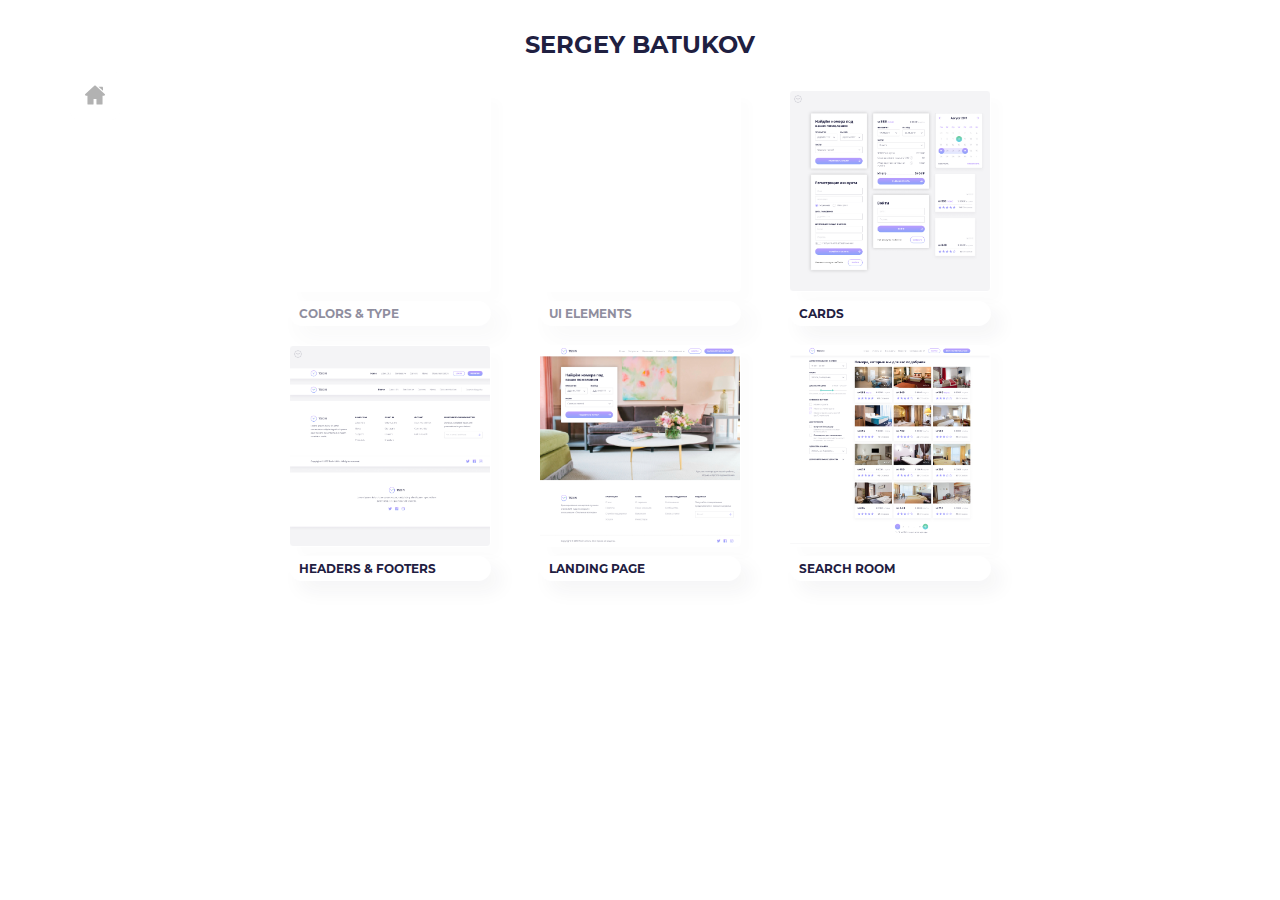
<file: index.html>
<!DOCTYPE html><html lang="en"><head><meta charset="UTF-8"><meta name="viewport" content="width=device-width, initial-scale=1.0"><meta http-equiv="X-UA-Compatible" content="ie=edge"><title>Document</title><link href="assets/app.css" rel="stylesheet"></head><body><div class="home" onClick="location.href=&quot;index.html&quot;"></div><div class="content"><h1>Sergey Batukov</h1><div class="navigation"><div class="navigation__item" style="opacity: 0.5"><h3>COLORS & TYPE</h3></div><div class="navigation__item" style="opacity: 0.5"><h3>UI ELEMENTS</h3></div><div class="navigation__item" style="background-image: url(../assets/img/Cards.jpg" onClick="location.href=&quot;cards.html&quot;"><h3>CARDS</h3></div><div class="navigation__item" style="background-image: url(../assets/img/Headers_Footers.jpg" onClick="location.href=&quot;headers-footers.html&quot;"><h3>HEADERS & FOOTERS</h3></div><div class="navigation__item" style="background-image: url(../assets/img/Landing_page.png" onClick="location.href=&quot;landing_page.html&quot;"><h3>LANDING PAGE</h3></div><div class="navigation__item" style="background-image: url(../assets/img/Filter.png" onClick="location.href=&quot;search_room.html&quot;"><h3>SEARCH ROOM</h3></div></div></div><script type="text/javascript" src="assets/app.js"></script></body></html>
</file>
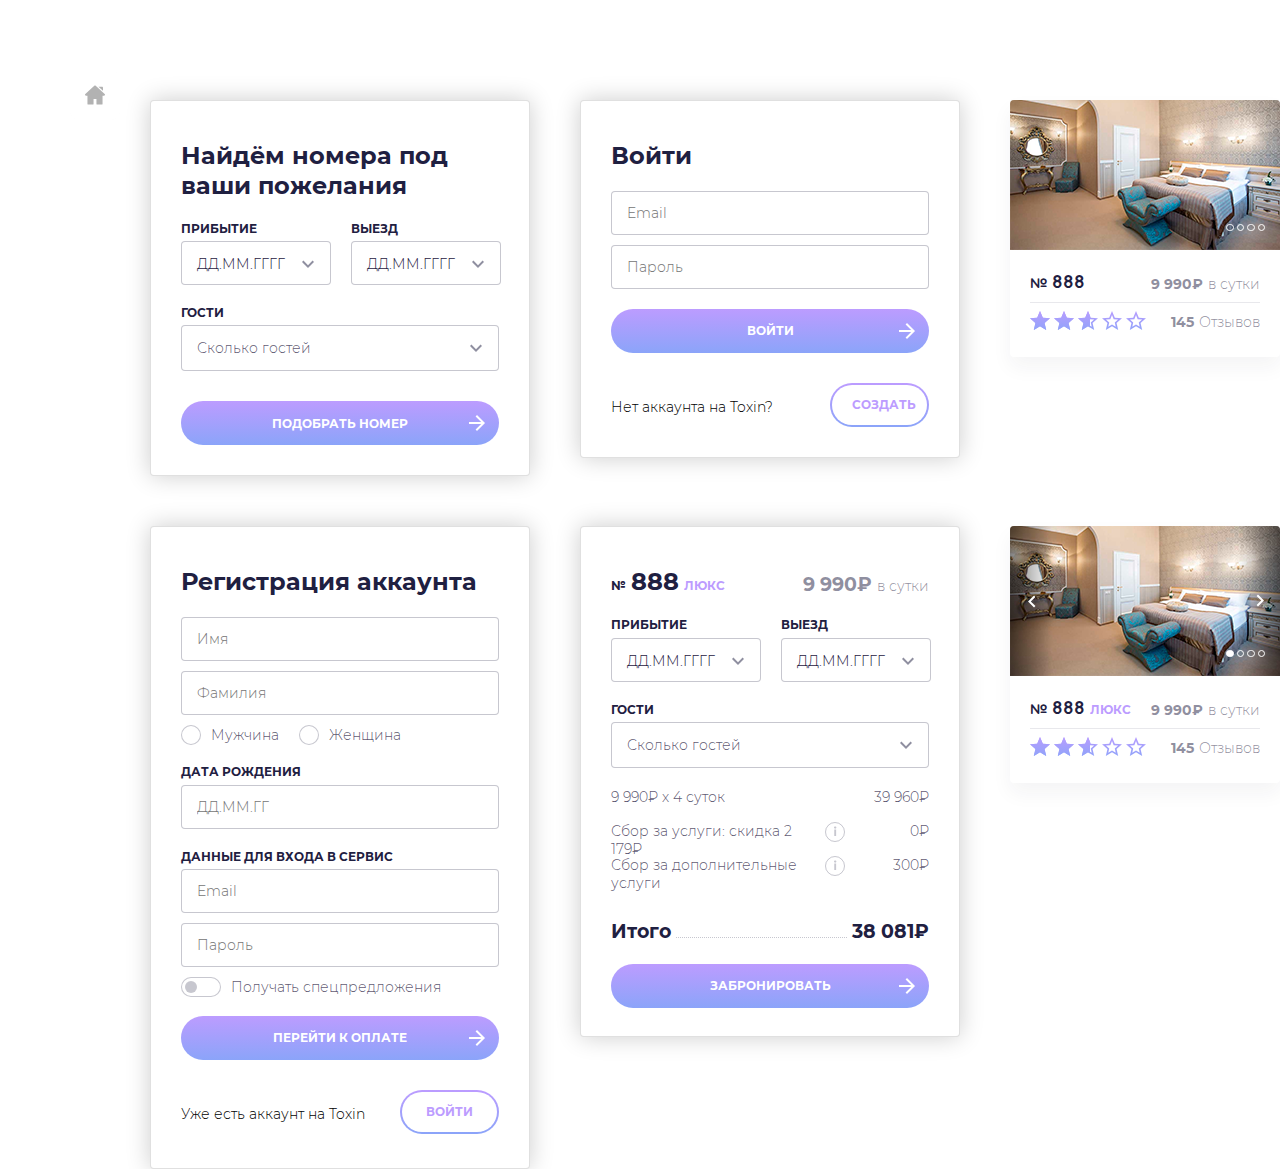
<file: cards.html>
<!DOCTYPE html><html lang="en"><head><meta charset="UTF-8"><meta name="viewport" content="width=device-width, initial-scale=1.0"><meta http-equiv="X-UA-Compatible" content="ie=edge"><title>Document</title><link href="assets/app.css" rel="stylesheet"></head><body><div class="home" onClick="location.href=&quot;index.html&quot;"></div><div class="cards"><div class="cards__number_search number_search"><h1 class="number_search__header">Найдём номера под ваши пожелания</h1><div class="number_search__date-range date-range" readonly><div class="start"><h3>прибытие</h3><div class="date-range__start text-field__input" placeholder="ДД.ММ.ГГГГ" readonly></div></div><div class="end"><h3>выезд</h3><div class="date-range__end text-field__input" placeholder="ДД.ММ.ГГГГ" readonly></div></div><div class="datepicker-here"></div></div><h3>гости</h3><div class="number_search__dropdown dropdown dropdown-guests"><div class="dropdown__value">Сколько гостей</div><div class="dropdown__list"><div class="dropdown__item"><div class="dropdown__item-name">Взрослые</div><div class="dropdown__buttons"><div class="dropdown__minus">-</div><div class="dropdown__item-val">0</div><div class="dropdown__plus">+</div></div></div><div class="dropdown__item"><div class="dropdown__item-name">Дети</div><div class="dropdown__buttons"><div class="dropdown__minus">-</div><div class="dropdown__item-val">0</div><div class="dropdown__plus">+</div></div></div><div class="dropdown__item"><div class="dropdown__item-name">Младенцы</div><div class="dropdown__buttons"><div class="dropdown__minus">-</div><div class="dropdown__item-val">0</div><div class="dropdown__plus">+</div></div></div><div class="dropdown__item"><button class="dropdown__button button__text button__text__inactive" type="button">очистить</button><button class="dropdown__button button__text" type="button">применить</button></div></div></div><button class="number_search__button button" type="button">подобрать номер</button></div><div class="cards__registration registration"><h1 class="registration__header">Регистрация аккаунта</h1><div class="registration__data"><div class="registration__data__text-field text-field"><input class="text-field__input" placeholder="Имя"></div><div class="registration__data__text-field text-field"><input class="text-field__input" placeholder="Фамилия"></div><div class="registration__data__radio-buttons radio-buttons"><div class="radio-buttons__item"><input class="radio-buttons__input" type="radio" name="male" id="m"><label class="radio-buttons__label" for="m">Мужчина</label></div><div class="radio-buttons__item"><input class="radio-buttons__input" type="radio" name="male" id="w"><label class="radio-buttons__label" for="w">Женщина</label></div></div></div><div class="date_text registration__text-field text-field"><h3 class="text-field__label">Дата рождения</h3><input class="text-field__input" placeholder="ДД.ММ.ГГ"></div><div class="registration__data"><div class="registration__text-field text-field"><h3 class="text-field__label">данные для входа в сервис</h3><input class="text-field__input" placeholder="Email"></div><div class="registration__text-field text-field"><input class="text-field__input" placeholder="Пароль"></div><div class="registration__toggle toggle"><input class="toggle__input" type="checkbox" name="special" id="spec"><label class="toggle__label" for="spec">Получать спецпредложения</label></div></div><button class="registration__button button" type="button">перейти к оплате</button><a href="#">Уже есть аккаунт на Toxin</a><button class="registration__button button__hollow" type="button">войти</button></div><div class="cards__sing_in sing_in"><h1 class="sing_in__header">Войти</h1><div class="sing_in__data"><div class="sing_in__text-field text-field"><input class="text-field__input" placeholder="Email"></div><div class="sing_in__text-field text-field"><input class="text-field__input" placeholder="Пароль"></div></div><button class="sing_in__button button" type="button">войти</button><a href="#">Нет аккаунта на Toxin?</a><button class="sing_in__button button__hollow" type="button">создать</button></div><div class="cards__hotel_number hotel_number"><div class="hotel_number__header"><div class="hotel_number__title"><h3>№</h3><h1>888</h1><span class="luxury">люкс</span></div><div class="hotel_number__price"><h2>9 990₽</h2><span>в сутки</span></div></div><div class="hotel_number__date-range date-range" readonly><div class="start"><h3>прибытие</h3><div class="date-range__start text-field__input" placeholder="ДД.ММ.ГГГГ" readonly></div></div><div class="end"><h3>выезд</h3><div class="date-range__end text-field__input" placeholder="ДД.ММ.ГГГГ" readonly></div></div><div class="datepicker-here"></div></div><h3>гости</h3><div class="hotel_number__dropdown dropdown dropdown-guests"><div class="dropdown__value">Сколько гостей</div><div class="dropdown__list"><div class="dropdown__item"><div class="dropdown__item-name">Взрослые</div><div class="dropdown__buttons"><div class="dropdown__minus">-</div><div class="dropdown__item-val">0</div><div class="dropdown__plus">+</div></div></div><div class="dropdown__item"><div class="dropdown__item-name">Дети</div><div class="dropdown__buttons"><div class="dropdown__minus">-</div><div class="dropdown__item-val">0</div><div class="dropdown__plus">+</div></div></div><div class="dropdown__item"><div class="dropdown__item-name">Младенцы</div><div class="dropdown__buttons"><div class="dropdown__minus">-</div><div class="dropdown__item-val">0</div><div class="dropdown__plus">+</div></div></div><div class="dropdown__item"><button class="dropdown__button button__text button__text__inactive" type="button">очистить</button><button class="dropdown__button button__text" type="button">применить</button></div></div></div><div class="hotel_number__options"><span>39 960₽</span><div class="hotel_number__option">9 990₽ х 4 суток </div><span>0₽</span><div class="hotel_number__option"> <div>Сбор за услуги: скидка 2 179₽</div><div class="info"></div></div><span>300₽</span><div class="hotel_number__option"> <div>Сбор за дополнительные услуги</div><div class="info"></div></div></div><div class="hotel_number__sum"><h2>Итого </h2><div class="dots"></div><div class="hotel_number__sum-price">38 081₽</div></div><button class="hotel_number__button button" type="button">забронировать</button></div><div class="cards__number_card number_card luxury"><div class="number_card__galery galery"><div class="galery__img"></div><div class="galery__button"><div class="galery__button-left"></div><div class="galery__button-right"></div><div class="galery__button-dots"></div></div></div><div class="number_card__info"><div class="number_card__title"><div class="number_card__num">№ </div><div class="number_card__number">888</div><div class="number_card__luxury">люкс</div></div><div class="number_card__rate"><div class="number_card__price">9 990₽</div><div class="number_card__period">в сутки</div></div><hr><div class="number_card__rating rating"><div class="rating__on" style="width: 50%;"></div><div class="rating__live"><span data-rate="1"></span><span data-rate="2"></span><span data-rate="3"></span><span data-rate="4"></span><span data-rate="5"></span></div></div><div class="number_card__reviews"><div class="number_card__amount">145</div><div class="number_card__label">Отзывов</div></div></div></div><div class="cards__number_card number_card"><div class="number_card__galery galery"><div class="galery__img"></div><div class="galery__button"><div class="galery__button-dots"></div></div></div><div class="number_card__info"><div class="number_card__title"><div class="number_card__num">№ </div><div class="number_card__number">888</div></div><div class="number_card__rate"><div class="number_card__price">9 990₽</div><div class="number_card__period">в сутки</div></div><hr><div class="number_card__rating rating"><div class="rating__on" style="width: 50%;"></div><div class="rating__live"><span data-rate="1"></span><span data-rate="2"></span><span data-rate="3"></span><span data-rate="4"></span><span data-rate="5"></span></div></div><div class="number_card__reviews"><div class="number_card__amount">145</div><div class="number_card__label">Отзывов</div></div></div></div></div><script type="text/javascript" src="assets/app.js"></script></body></html>
</file>
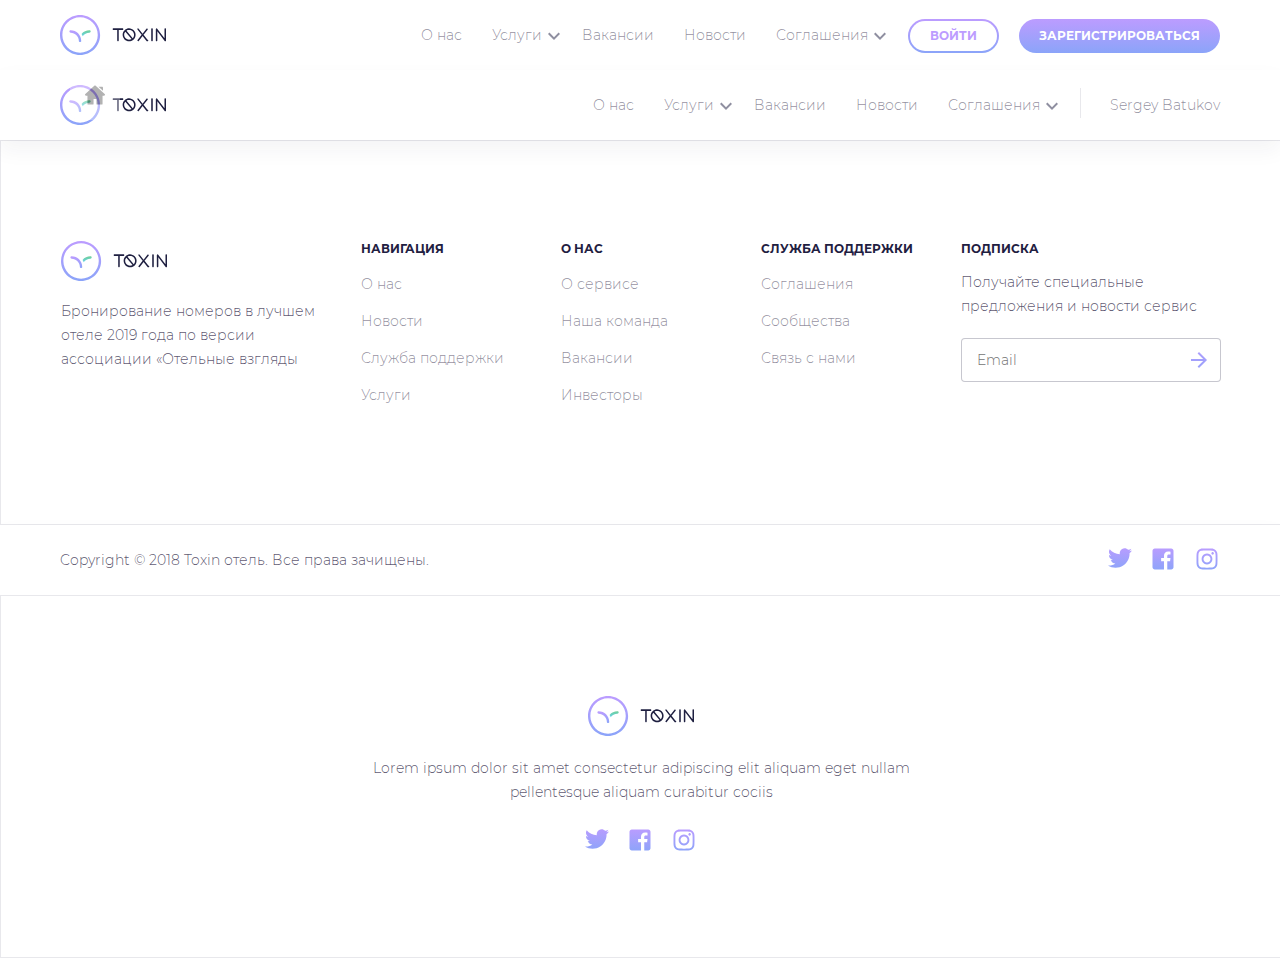
<file: headers-footers.html>
<!DOCTYPE html><html lang="en"><head><meta charset="UTF-8"><meta name="viewport" content="width=device-width, initial-scale=1.0"><meta http-equiv="X-UA-Compatible" content="ie=edge"><title>Document</title><link href="assets/app.css" rel="stylesheet"></head><body><div class="home" onClick="location.href=&quot;index.html&quot;"></div><header class="headers-footers__header header"><div class="wrapper"><div class="logo"></div><div class="header__content"><nav class="header__nav"><a class="header__link" href="#">О нас</a><a class="header__link header__link_dropdown" href="#">Услуги</a><a class="header__link" href="#">Вакансии</a><a class="header__link" href="#">Новости</a><a class="header__link header__link_dropdown" href="#">Соглашения</a></nav><button class="header__button button__hollow" type="button">войти</button><button class="header__button button" type="button">зарегистрироваться</button></div></div></header><header class="headers-footers__header header"><div class="wrapper"><div class="logo"></div><div class="header__content"><nav class="header__nav"><a class="header__link" href="#">О нас</a><a class="header__link header__link_dropdown" href="#">Услуги</a><a class="header__link" href="#">Вакансии</a><a class="header__link" href="#">Новости</a><a class="header__link header__link_dropdown" href="#">Соглашения</a></nav><div class="header__vertical-line"></div><div class="header__login"><a class="header__link" href="#">Sergey Batukov</a></div></div></div></header><div class="headers-footers__footer footer"><div class="wrapper"><div class="footer__content"><div class="footer__item_big"><div class="logo"></div><p>Бронирование номеров в лучшем отеле 2019 года по версии ассоциации «Отельные взгляды</p></div><div class="footer__item"><h3>навигация</h3><a href="#">О нас</a><a href="#">Новости</a><a href="#">Служба поддержки</a><a href="#">Услуги</a></div><div class="footer__item"><h3>О нас</h3><a href="#">О сервисе</a><a href="#">Наша команда</a><a href="#">Вакансии</a><a href="#">Инвесторы</a></div><div class="footer__item"><h3>Служба поддержки</h3><a href="#">Соглашения</a><a href="#">Сообщества</a><a href="#">Связь с нами</a></div><div class="footer__item_big"><h3>подписка</h3><p>Получайте специальные предложения и новости сервис</p><div class="footer__item__text-field text-field"><input class="text-field__input" placeholder="Email"></div></div></div></div></div><div class="headers-footers__footer footer__end"><div class="wrapper"><span>Copyright © 2018 Toxin отель. Все права зачищены.</span><div class="footer__social"><div class="twiter"></div><div class="facebook"></div><div class="instagram"></div></div></div></div><div class="headers-footers__footer footer footer_no-link"><div class="wrapper"><div class="footer__content"><div class="logo"></div><p>Lorem ipsum dolor sit amet consectetur adipiscing elit aliquam eget nullam pellentesque aliquam curabitur cociis</p><div class="footer__social"><div class="twiter"></div><div class="facebook"></div><div class="instagram"></div></div></div></div></div><script type="text/javascript" src="assets/app.js"></script></body></html>
</file>
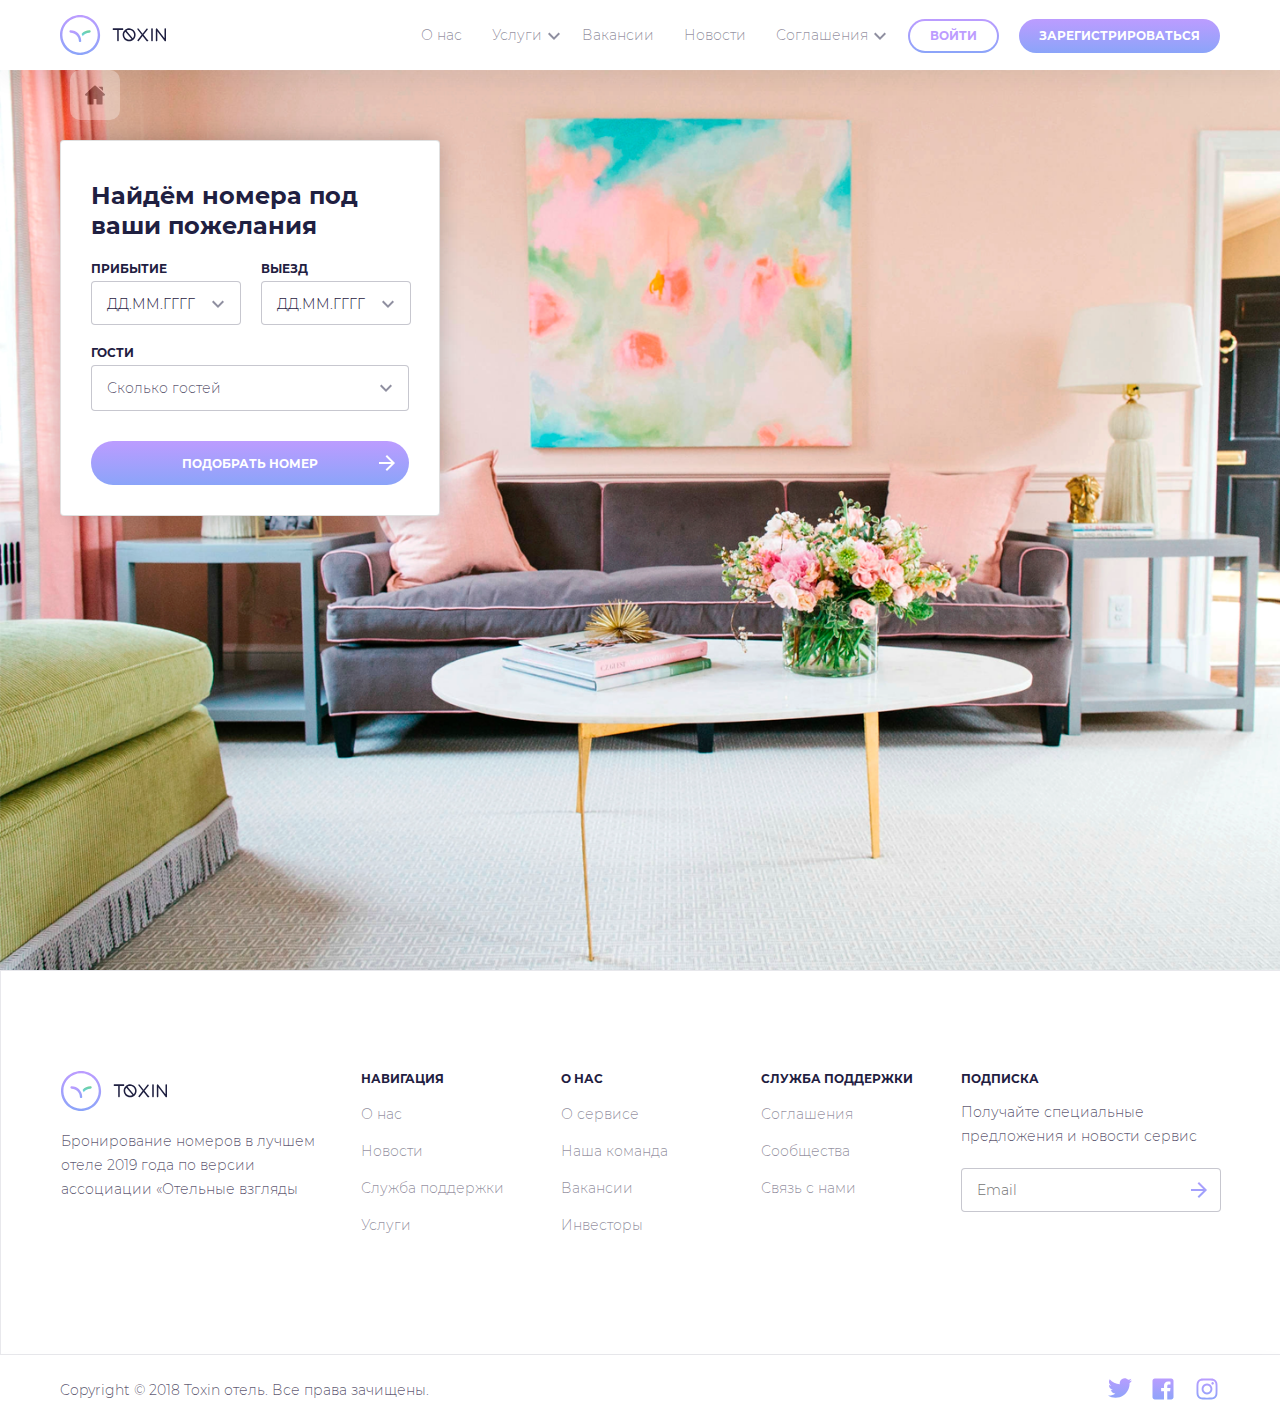
<file: landing_page.html>
<!DOCTYPE html><html lang="en"><head><meta charset="UTF-8"><meta name="viewport" content="width=device-width, initial-scale=1.0"><meta http-equiv="X-UA-Compatible" content="ie=edge"><title>Document</title><link href="assets/app.css" rel="stylesheet"></head><body><div class="home" onClick="location.href=&quot;index.html&quot;"></div><header class="headers-footers__header header"><div class="wrapper"><div class="logo"></div><div class="header__content"><nav class="header__nav"><a class="header__link" href="#">О нас</a><a class="header__link header__link_dropdown" href="#">Услуги</a><a class="header__link" href="#">Вакансии</a><a class="header__link" href="#">Новости</a><a class="header__link header__link_dropdown" href="#">Соглашения</a></nav><button class="header__button button__hollow" type="button">войти</button><button class="header__button button" type="button">зарегистрироваться</button></div></div></header><div class="landing-page"><div class="wrapper"><div class="landing-page__number_search number_search"><h1 class="number_search__header">Найдём номера под ваши пожелания</h1><div class="number_search__date-range date-range" readonly><div class="start"><h3>прибытие</h3><div class="date-range__start text-field__input" placeholder="ДД.ММ.ГГГГ" readonly></div></div><div class="end"><h3>выезд</h3><div class="date-range__end text-field__input" placeholder="ДД.ММ.ГГГГ" readonly></div></div><div class="datepicker-here"></div></div><h3>гости</h3><div class="number_search__dropdown dropdown dropdown-guests"><div class="dropdown__value">Сколько гостей</div><div class="dropdown__list"><div class="dropdown__item"><div class="dropdown__item-name">Взрослые</div><div class="dropdown__buttons"><div class="dropdown__minus">-</div><div class="dropdown__item-val">0</div><div class="dropdown__plus">+</div></div></div><div class="dropdown__item"><div class="dropdown__item-name">Дети</div><div class="dropdown__buttons"><div class="dropdown__minus">-</div><div class="dropdown__item-val">0</div><div class="dropdown__plus">+</div></div></div><div class="dropdown__item"><div class="dropdown__item-name">Младенцы</div><div class="dropdown__buttons"><div class="dropdown__minus">-</div><div class="dropdown__item-val">0</div><div class="dropdown__plus">+</div></div></div><div class="dropdown__item"><button class="dropdown__button button__text button__text__inactive" type="button">очистить</button><button class="dropdown__button button__text" type="button">применить</button></div></div></div><button class="number_search__button button" type="button">подобрать номер</button></div></div></div><div class="headers-footers__footer footer"><div class="wrapper"><div class="footer__content"><div class="footer__item_big"><div class="logo"></div><p>Бронирование номеров в лучшем отеле 2019 года по версии ассоциации «Отельные взгляды</p></div><div class="footer__item"><h3>навигация</h3><a href="#">О нас</a><a href="#">Новости</a><a href="#">Служба поддержки</a><a href="#">Услуги</a></div><div class="footer__item"><h3>О нас</h3><a href="#">О сервисе</a><a href="#">Наша команда</a><a href="#">Вакансии</a><a href="#">Инвесторы</a></div><div class="footer__item"><h3>Служба поддержки</h3><a href="#">Соглашения</a><a href="#">Сообщества</a><a href="#">Связь с нами</a></div><div class="footer__item_big"><h3>подписка</h3><p>Получайте специальные предложения и новости сервис</p><div class="footer__item__text-field text-field"><input class="text-field__input" placeholder="Email"></div></div></div></div></div><div class="headers-footers__footer footer__end"><div class="wrapper"><span>Copyright © 2018 Toxin отель. Все права зачищены.</span><div class="footer__social"><div class="twiter"></div><div class="facebook"></div><div class="instagram"></div></div></div></div><script type="text/javascript" src="assets/app.js"></script></body></html>
</file>
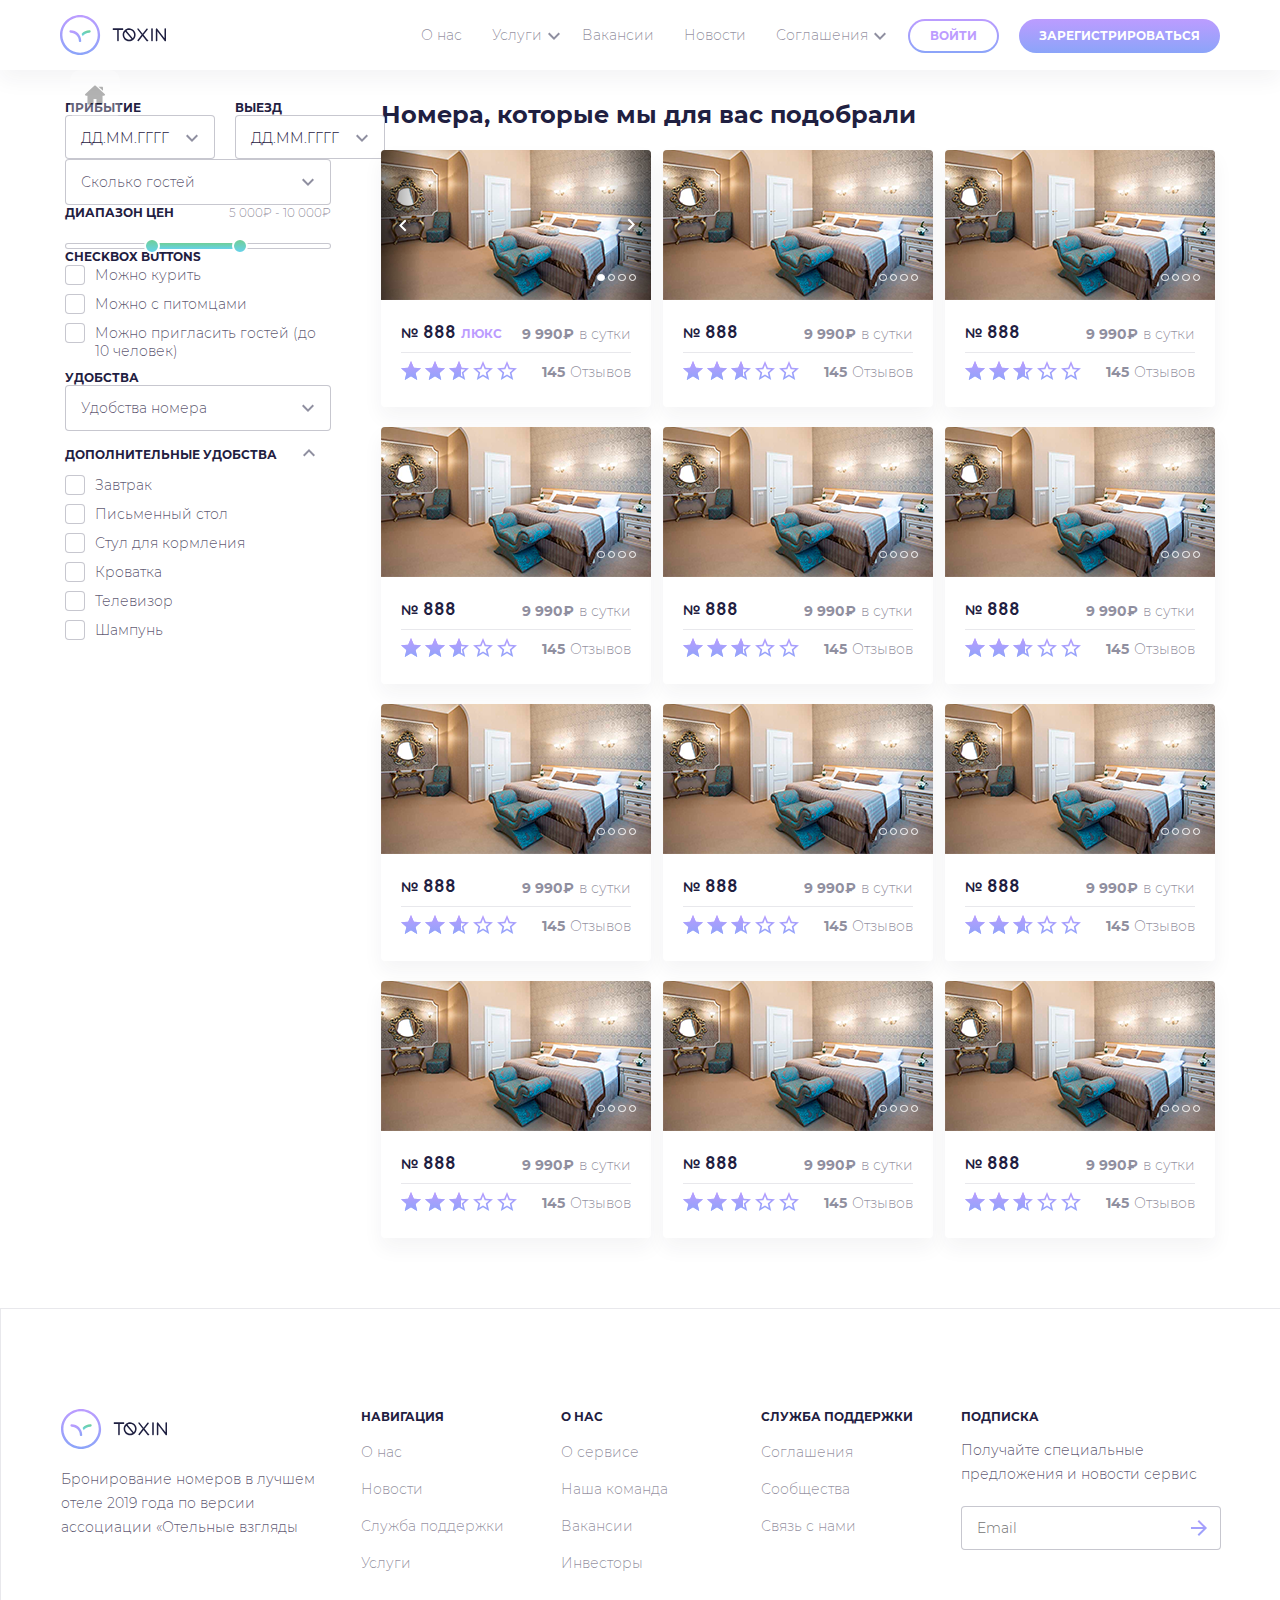
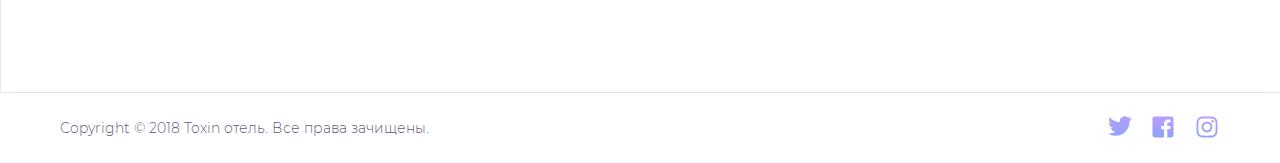
<file: search_room.html>
<!DOCTYPE html><html lang="en"><head><meta charset="UTF-8"><meta name="viewport" content="width=device-width, initial-scale=1.0"><meta http-equiv="X-UA-Compatible" content="ie=edge"><title>Document</title><link href="assets/app.css" rel="stylesheet"></head><body><div class="home" onClick="location.href=&quot;index.html&quot;"></div><header class="headers-footers__header header"><div class="wrapper"><div class="logo"></div><div class="header__content"><nav class="header__nav"><a class="header__link" href="#">О нас</a><a class="header__link header__link_dropdown" href="#">Услуги</a><a class="header__link" href="#">Вакансии</a><a class="header__link" href="#">Новости</a><a class="header__link header__link_dropdown" href="#">Соглашения</a></nav><button class="header__button button__hollow" type="button">войти</button><button class="header__button button" type="button">зарегистрироваться</button></div></div></header><div class="wrapper"><div class="search-room"><div class="search-room__filter"><div class="UI__date-range date-range" readonly><div class="start"><h3>прибытие</h3><div class="date-range__start text-field__input" placeholder="ДД.ММ.ГГГГ" readonly></div></div><div class="end"><h3>выезд</h3><div class="date-range__end text-field__input" placeholder="ДД.ММ.ГГГГ" readonly></div></div><div class="datepicker-here"></div></div><div class="UI__dropdown dropdown dropdown-guests"><div class="dropdown__value">Сколько гостей</div><div class="dropdown__list"><div class="dropdown__item"><div class="dropdown__item-name">Взрослые</div><div class="dropdown__buttons"><div class="dropdown__minus">-</div><div class="dropdown__item-val">0</div><div class="dropdown__plus">+</div></div></div><div class="dropdown__item"><div class="dropdown__item-name">Дети</div><div class="dropdown__buttons"><div class="dropdown__minus">-</div><div class="dropdown__item-val">0</div><div class="dropdown__plus">+</div></div></div><div class="dropdown__item"><div class="dropdown__item-name">Младенцы</div><div class="dropdown__buttons"><div class="dropdown__minus">-</div><div class="dropdown__item-val">0</div><div class="dropdown__plus">+</div></div></div><div class="dropdown__item"><button class="dropdown__button button__text button__text__inactive" type="button">очистить</button><button class="dropdown__button button__text" type="button">применить</button></div></div></div><div class="UI__range-slider range-slider"><h3 class="range-slider__header">Диапазон цен</h3><span class="range-slider__val"></span><div class="range-slider__slider"></div></div><div class="checkbox-buttons"><h3>checkbox buttons</h3><div class="checkbox-buttons__checkbox checkbox"><input class="checkbox__check" type="checkbox" id="1"><label class="checkbox__label" for="1">Можно курить</label></div><div class="checkbox-buttons__checkbox checkbox"><input class="checkbox__check" type="checkbox" id="2"><label class="checkbox__label" for="2">Можно с питомцами</label></div><div class="checkbox-buttons__checkbox checkbox"><input class="checkbox__check" type="checkbox" id="3"><label class="checkbox__label" for="3">Можно пригласить гостей (до 10 человек)</label></div></div><h3>Удобства</h3><div class="UI__dropdown dropdown dropdown-comfort"><div class="dropdown__value">Удобства номера</div><div class="dropdown__list"><div class="dropdown__item"><div class="dropdown__item-name">Спальни</div><div class="dropdown__buttons"><div class="dropdown__minus">-</div><div class="dropdown__item-val">0</div><div class="dropdown__plus">+</div></div></div><div class="dropdown__item"><div class="dropdown__item-name">Кровати</div><div class="dropdown__buttons"><div class="dropdown__minus">-</div><div class="dropdown__item-val">0</div><div class="dropdown__plus">+</div></div></div><div class="dropdown__item"><div class="dropdown__item-name">Ванные комнаты</div><div class="dropdown__buttons"><div class="dropdown__minus">-</div><div class="dropdown__item-val">0</div><div class="dropdown__plus">+</div></div></div></div></div><div class="checkbox-list"><h3 class="checkbox-list checkbox-list__header">дополнительные удобства</h3><div class="checkbox-list__container"><div class="checkbox-list__checkbox checkbox"><input class="checkbox__check" type="checkbox" id="4"><label class="checkbox__label" for="4">Завтрак</label></div><div class="checkbox-list__checkbox checkbox"><input class="checkbox__check" type="checkbox" id="5"><label class="checkbox__label" for="5">Письменный стол</label></div><div class="checkbox-list__checkbox checkbox"><input class="checkbox__check" type="checkbox" id="6"><label class="checkbox__label" for="6">Стул для кормления</label></div><div class="checkbox-list__checkbox checkbox"><input class="checkbox__check" type="checkbox" id="7"><label class="checkbox__label" for="7">Кроватка</label></div><div class="checkbox-list__checkbox checkbox"><input class="checkbox__check" type="checkbox" id="8"><label class="checkbox__label" for="8">Телевизор</label></div><div class="checkbox-list__checkbox checkbox"><input class="checkbox__check" type="checkbox" id="9"><label class="checkbox__label" for="9">Шампунь</label></div></div></div></div><div class="search-room__grid"><div class="search-room__header"><h1>Номера, которые мы для вас подобрали</h1></div><div class="search-room__cards"><div class="search-room__grid__number_card number_card luxury"><div class="number_card__galery galery"><div class="galery__img"></div><div class="galery__button"><div class="galery__button-left"></div><div class="galery__button-right"></div><div class="galery__button-dots"></div></div></div><div class="number_card__info"><div class="number_card__title"><div class="number_card__num">№ </div><div class="number_card__number">888</div><div class="number_card__luxury">люкс</div></div><div class="number_card__rate"><div class="number_card__price">9 990₽</div><div class="number_card__period">в сутки</div></div><hr><div class="number_card__rating rating"><div class="rating__on" style="width: 50%;"></div><div class="rating__live"><span data-rate="1"></span><span data-rate="2"></span><span data-rate="3"></span><span data-rate="4"></span><span data-rate="5"></span></div></div><div class="number_card__reviews"><div class="number_card__amount">145</div><div class="number_card__label">Отзывов</div></div></div></div><div class="search-room__grid__number_card number_card"><div class="number_card__galery galery"><div class="galery__img"></div><div class="galery__button"><div class="galery__button-dots"></div></div></div><div class="number_card__info"><div class="number_card__title"><div class="number_card__num">№ </div><div class="number_card__number">888</div></div><div class="number_card__rate"><div class="number_card__price">9 990₽</div><div class="number_card__period">в сутки</div></div><hr><div class="number_card__rating rating"><div class="rating__on" style="width: 50%;"></div><div class="rating__live"><span data-rate="1"></span><span data-rate="2"></span><span data-rate="3"></span><span data-rate="4"></span><span data-rate="5"></span></div></div><div class="number_card__reviews"><div class="number_card__amount">145</div><div class="number_card__label">Отзывов</div></div></div></div><div class="search-room__grid__number_card number_card"><div class="number_card__galery galery"><div class="galery__img"></div><div class="galery__button"><div class="galery__button-dots"></div></div></div><div class="number_card__info"><div class="number_card__title"><div class="number_card__num">№ </div><div class="number_card__number">888</div></div><div class="number_card__rate"><div class="number_card__price">9 990₽</div><div class="number_card__period">в сутки</div></div><hr><div class="number_card__rating rating"><div class="rating__on" style="width: 50%;"></div><div class="rating__live"><span data-rate="1"></span><span data-rate="2"></span><span data-rate="3"></span><span data-rate="4"></span><span data-rate="5"></span></div></div><div class="number_card__reviews"><div class="number_card__amount">145</div><div class="number_card__label">Отзывов</div></div></div></div><div class="search-room__grid__number_card number_card"><div class="number_card__galery galery"><div class="galery__img"></div><div class="galery__button"><div class="galery__button-dots"></div></div></div><div class="number_card__info"><div class="number_card__title"><div class="number_card__num">№ </div><div class="number_card__number">888</div></div><div class="number_card__rate"><div class="number_card__price">9 990₽</div><div class="number_card__period">в сутки</div></div><hr><div class="number_card__rating rating"><div class="rating__on" style="width: 50%;"></div><div class="rating__live"><span data-rate="1"></span><span data-rate="2"></span><span data-rate="3"></span><span data-rate="4"></span><span data-rate="5"></span></div></div><div class="number_card__reviews"><div class="number_card__amount">145</div><div class="number_card__label">Отзывов</div></div></div></div><div class="search-room__grid__number_card number_card"><div class="number_card__galery galery"><div class="galery__img"></div><div class="galery__button"><div class="galery__button-dots"></div></div></div><div class="number_card__info"><div class="number_card__title"><div class="number_card__num">№ </div><div class="number_card__number">888</div></div><div class="number_card__rate"><div class="number_card__price">9 990₽</div><div class="number_card__period">в сутки</div></div><hr><div class="number_card__rating rating"><div class="rating__on" style="width: 50%;"></div><div class="rating__live"><span data-rate="1"></span><span data-rate="2"></span><span data-rate="3"></span><span data-rate="4"></span><span data-rate="5"></span></div></div><div class="number_card__reviews"><div class="number_card__amount">145</div><div class="number_card__label">Отзывов</div></div></div></div><div class="search-room__grid__number_card number_card"><div class="number_card__galery galery"><div class="galery__img"></div><div class="galery__button"><div class="galery__button-dots"></div></div></div><div class="number_card__info"><div class="number_card__title"><div class="number_card__num">№ </div><div class="number_card__number">888</div></div><div class="number_card__rate"><div class="number_card__price">9 990₽</div><div class="number_card__period">в сутки</div></div><hr><div class="number_card__rating rating"><div class="rating__on" style="width: 50%;"></div><div class="rating__live"><span data-rate="1"></span><span data-rate="2"></span><span data-rate="3"></span><span data-rate="4"></span><span data-rate="5"></span></div></div><div class="number_card__reviews"><div class="number_card__amount">145</div><div class="number_card__label">Отзывов</div></div></div></div><div class="search-room__grid__number_card number_card"><div class="number_card__galery galery"><div class="galery__img"></div><div class="galery__button"><div class="galery__button-dots"></div></div></div><div class="number_card__info"><div class="number_card__title"><div class="number_card__num">№ </div><div class="number_card__number">888</div></div><div class="number_card__rate"><div class="number_card__price">9 990₽</div><div class="number_card__period">в сутки</div></div><hr><div class="number_card__rating rating"><div class="rating__on" style="width: 50%;"></div><div class="rating__live"><span data-rate="1"></span><span data-rate="2"></span><span data-rate="3"></span><span data-rate="4"></span><span data-rate="5"></span></div></div><div class="number_card__reviews"><div class="number_card__amount">145</div><div class="number_card__label">Отзывов</div></div></div></div><div class="search-room__grid__number_card number_card"><div class="number_card__galery galery"><div class="galery__img"></div><div class="galery__button"><div class="galery__button-dots"></div></div></div><div class="number_card__info"><div class="number_card__title"><div class="number_card__num">№ </div><div class="number_card__number">888</div></div><div class="number_card__rate"><div class="number_card__price">9 990₽</div><div class="number_card__period">в сутки</div></div><hr><div class="number_card__rating rating"><div class="rating__on" style="width: 50%;"></div><div class="rating__live"><span data-rate="1"></span><span data-rate="2"></span><span data-rate="3"></span><span data-rate="4"></span><span data-rate="5"></span></div></div><div class="number_card__reviews"><div class="number_card__amount">145</div><div class="number_card__label">Отзывов</div></div></div></div><div class="search-room__grid__number_card number_card"><div class="number_card__galery galery"><div class="galery__img"></div><div class="galery__button"><div class="galery__button-dots"></div></div></div><div class="number_card__info"><div class="number_card__title"><div class="number_card__num">№ </div><div class="number_card__number">888</div></div><div class="number_card__rate"><div class="number_card__price">9 990₽</div><div class="number_card__period">в сутки</div></div><hr><div class="number_card__rating rating"><div class="rating__on" style="width: 50%;"></div><div class="rating__live"><span data-rate="1"></span><span data-rate="2"></span><span data-rate="3"></span><span data-rate="4"></span><span data-rate="5"></span></div></div><div class="number_card__reviews"><div class="number_card__amount">145</div><div class="number_card__label">Отзывов</div></div></div></div><div class="search-room__grid__number_card number_card"><div class="number_card__galery galery"><div class="galery__img"></div><div class="galery__button"><div class="galery__button-dots"></div></div></div><div class="number_card__info"><div class="number_card__title"><div class="number_card__num">№ </div><div class="number_card__number">888</div></div><div class="number_card__rate"><div class="number_card__price">9 990₽</div><div class="number_card__period">в сутки</div></div><hr><div class="number_card__rating rating"><div class="rating__on" style="width: 50%;"></div><div class="rating__live"><span data-rate="1"></span><span data-rate="2"></span><span data-rate="3"></span><span data-rate="4"></span><span data-rate="5"></span></div></div><div class="number_card__reviews"><div class="number_card__amount">145</div><div class="number_card__label">Отзывов</div></div></div></div><div class="search-room__grid__number_card number_card"><div class="number_card__galery galery"><div class="galery__img"></div><div class="galery__button"><div class="galery__button-dots"></div></div></div><div class="number_card__info"><div class="number_card__title"><div class="number_card__num">№ </div><div class="number_card__number">888</div></div><div class="number_card__rate"><div class="number_card__price">9 990₽</div><div class="number_card__period">в сутки</div></div><hr><div class="number_card__rating rating"><div class="rating__on" style="width: 50%;"></div><div class="rating__live"><span data-rate="1"></span><span data-rate="2"></span><span data-rate="3"></span><span data-rate="4"></span><span data-rate="5"></span></div></div><div class="number_card__reviews"><div class="number_card__amount">145</div><div class="number_card__label">Отзывов</div></div></div></div><div class="search-room__grid__number_card number_card"><div class="number_card__galery galery"><div class="galery__img"></div><div class="galery__button"><div class="galery__button-dots"></div></div></div><div class="number_card__info"><div class="number_card__title"><div class="number_card__num">№ </div><div class="number_card__number">888</div></div><div class="number_card__rate"><div class="number_card__price">9 990₽</div><div class="number_card__period">в сутки</div></div><hr><div class="number_card__rating rating"><div class="rating__on" style="width: 50%;"></div><div class="rating__live"><span data-rate="1"></span><span data-rate="2"></span><span data-rate="3"></span><span data-rate="4"></span><span data-rate="5"></span></div></div><div class="number_card__reviews"><div class="number_card__amount">145</div><div class="number_card__label">Отзывов</div></div></div></div></div></div></div></div><div class="headers-footers__footer footer"><div class="wrapper"><div class="footer__content"><div class="footer__item_big"><div class="logo"></div><p>Бронирование номеров в лучшем отеле 2019 года по версии ассоциации «Отельные взгляды</p></div><div class="footer__item"><h3>навигация</h3><a href="#">О нас</a><a href="#">Новости</a><a href="#">Служба поддержки</a><a href="#">Услуги</a></div><div class="footer__item"><h3>О нас</h3><a href="#">О сервисе</a><a href="#">Наша команда</a><a href="#">Вакансии</a><a href="#">Инвесторы</a></div><div class="footer__item"><h3>Служба поддержки</h3><a href="#">Соглашения</a><a href="#">Сообщества</a><a href="#">Связь с нами</a></div><div class="footer__item_big"><h3>подписка</h3><p>Получайте специальные предложения и новости сервис</p><div class="footer__item__text-field text-field"><input class="text-field__input" placeholder="Email"></div></div></div></div></div><div class="headers-footers__footer footer__end"><div class="wrapper"><span>Copyright © 2018 Toxin отель. Все права зачищены.</span><div class="footer__social"><div class="twiter"></div><div class="facebook"></div><div class="instagram"></div></div></div></div><script type="text/javascript" src="assets/app.js"></script></body></html>
</file>
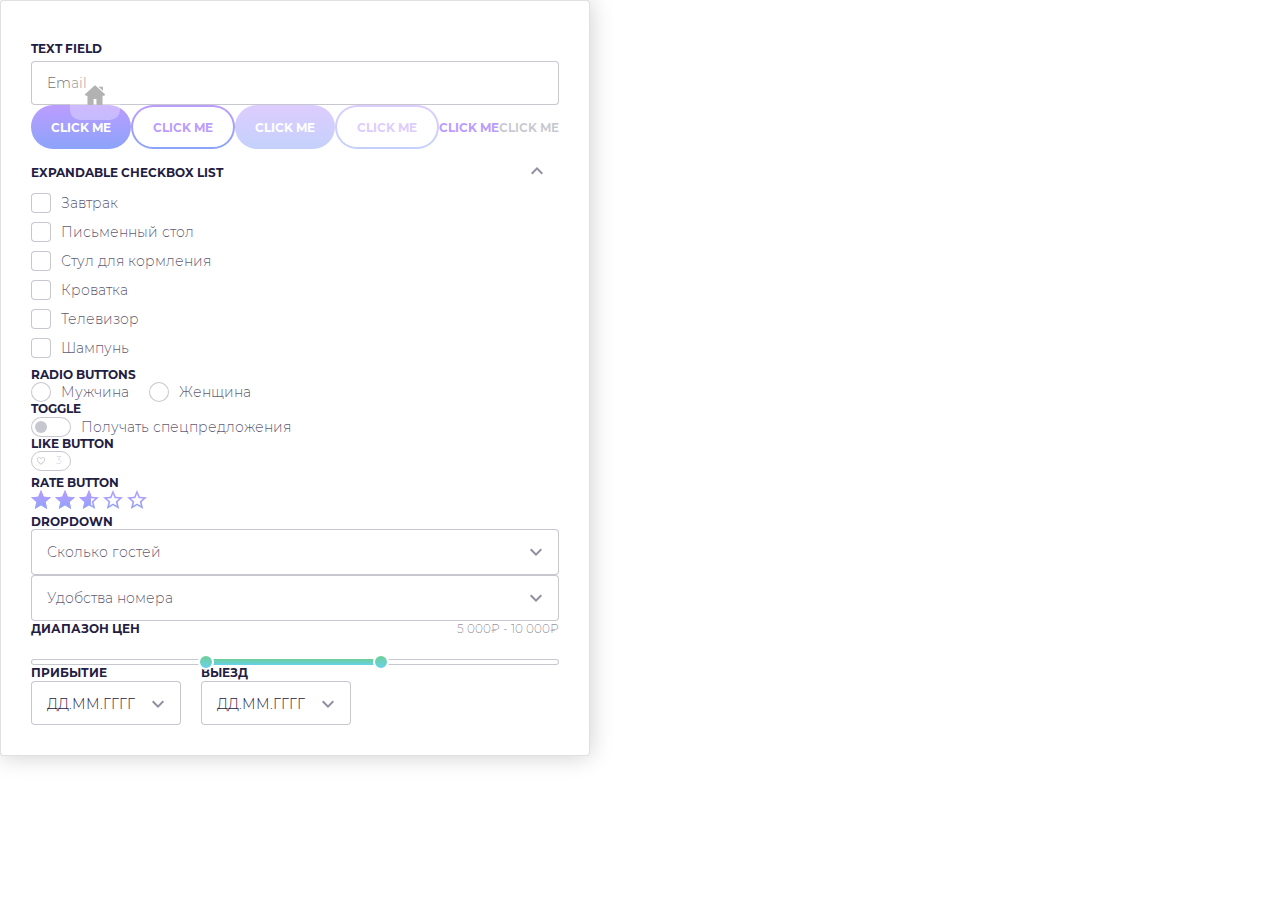
<file: UI_elements.html>
<!DOCTYPE html><html lang="en"><head><meta charset="UTF-8"><meta name="viewport" content="width=device-width, initial-scale=1.0"><meta http-equiv="X-UA-Compatible" content="ie=edge"><title>Document</title><link href="assets/app.css" rel="stylesheet"></head><body><div class="home" onClick="location.href=&quot;index.html&quot;"></div><div class="UI__form form"><div class="UI__text-field text-field"><h3 class="text-field__label">text field</h3><input class="text-field__input" placeholder="Email"></div><button class="UI__button button" type="button">click me</button><button class="UI__button button__hollow" type="button">click me</button><button class="UI__button button" type="button" style="opacity: 0.5">click me</button><button class="UI__button button__hollow button__hollow__inactive" type="button">click me</button><button class="UI__button button__text" type="button">click me</button><button class="UI__button button__text button__text__inactive" type="button">click me</button><div class="UI__checkbox-list checkbox-list"><h3 class="checkbox-list checkbox-list__header">expandable checkbox list</h3><div class="checkbox-list__container"><div class="checkbox-list__checkbox checkbox"><input class="checkbox__check" type="checkbox" id="1"><label class="checkbox__label" for="1">Завтрак</label></div><div class="checkbox-list__checkbox checkbox"><input class="checkbox__check" type="checkbox" id="2"><label class="checkbox__label" for="2">Письменный стол</label></div><div class="checkbox-list__checkbox checkbox"><input class="checkbox__check" type="checkbox" id="3"><label class="checkbox__label" for="3">Стул для кормления</label></div><div class="checkbox-list__checkbox checkbox"><input class="checkbox__check" type="checkbox" id="4"><label class="checkbox__label" for="4">Кроватка</label></div><div class="checkbox-list__checkbox checkbox"><input class="checkbox__check" type="checkbox" id="5"><label class="checkbox__label" for="5">Телевизор</label></div><div class="checkbox-list__checkbox checkbox"><input class="checkbox__check" type="checkbox" id="6"><label class="checkbox__label" for="6">Шампунь</label></div></div></div><h3>Radio Buttons        </h3><div class="UI__radio-buttons radio-buttons"><div class="radio-buttons__item"><input class="radio-buttons__input" type="radio" name="male" id="m"><label class="radio-buttons__label" for="m">Мужчина</label></div><div class="radio-buttons__item"><input class="radio-buttons__input" type="radio" name="male" id="w"><label class="radio-buttons__label" for="w">Женщина</label></div></div><h3>Toggle</h3><div class="UI__toggle toggle"><input class="toggle__input" type="checkbox" name="special" id="spec"><label class="toggle__label" for="spec">Получать спецпредложения</label></div><h3>like button</h3><div class="UI__like-button like-button"><input class="like-button__input" type="checkbox" id="like"><label class="like-button__label" for="like">3</label></div><h3>rate button</h3><div class="UI__rating rating"><div class="rating__on" style="width: 50%;"></div><div class="rating__live"><span data-rate="1"></span><span data-rate="2"></span><span data-rate="3"></span><span data-rate="4"></span><span data-rate="5"></span></div></div><h3>Dropdown</h3><div class="UI__dropdown dropdown dropdown-guests"><div class="dropdown__value">Сколько гостей</div><div class="dropdown__list"><div class="dropdown__item"><div class="dropdown__item-name">Взрослые</div><div class="dropdown__buttons"><div class="dropdown__minus">-</div><div class="dropdown__item-val">0</div><div class="dropdown__plus">+</div></div></div><div class="dropdown__item"><div class="dropdown__item-name">Дети</div><div class="dropdown__buttons"><div class="dropdown__minus">-</div><div class="dropdown__item-val">0</div><div class="dropdown__plus">+</div></div></div><div class="dropdown__item"><div class="dropdown__item-name">Младенцы</div><div class="dropdown__buttons"><div class="dropdown__minus">-</div><div class="dropdown__item-val">0</div><div class="dropdown__plus">+</div></div></div><div class="dropdown__item"><button class="dropdown__button button__text button__text__inactive" type="button">очистить</button><button class="dropdown__button button__text" type="button">применить</button></div></div></div><div class="UI__dropdown dropdown dropdown-comfort"><div class="dropdown__value">Удобства номера</div><div class="dropdown__list"><div class="dropdown__item"><div class="dropdown__item-name">Спальни</div><div class="dropdown__buttons"><div class="dropdown__minus">-</div><div class="dropdown__item-val">0</div><div class="dropdown__plus">+</div></div></div><div class="dropdown__item"><div class="dropdown__item-name">Кровати</div><div class="dropdown__buttons"><div class="dropdown__minus">-</div><div class="dropdown__item-val">0</div><div class="dropdown__plus">+</div></div></div><div class="dropdown__item"><div class="dropdown__item-name">Ванные комнаты</div><div class="dropdown__buttons"><div class="dropdown__minus">-</div><div class="dropdown__item-val">0</div><div class="dropdown__plus">+</div></div></div></div></div><div class="UI__range-slider range-slider"><h3 class="range-slider__header">Диапазон цен</h3><span class="range-slider__val"></span><div class="range-slider__slider"></div></div><div class="UI__date-range date-range" readonly><div class="start"><h3>прибытие</h3><div class="date-range__start text-field__input" placeholder="ДД.ММ.ГГГГ" readonly></div></div><div class="end"><h3>выезд</h3><div class="date-range__end text-field__input" placeholder="ДД.ММ.ГГГГ" readonly></div></div><div class="datepicker-here"></div></div></div><script type="text/javascript" src="assets/app.js"></script></body></html>
</file>
<file: assets/app.css>
h1{font-family:Montserrat;font-size:24px;line-height:30px;color:#1f2041;margin:0}h2{font-size:19px;line-height:24px}h2,h3{font-family:Montserrat;font-style:normal;font-weight:700;color:#1f2041}h3{font-size:12px;line-height:15.2px;margin:0;text-transform:uppercase}.wrapper{position:relative;display:block;height:100%;width:1160px;margin-left:auto;margin-right:auto}.logo{width:105.69px;height:40px;background:url(/assets/img/logo.svg) no-repeat}.logo,.twiter{position:relative;display:inline-block}.twiter{width:24px;height:24px;background:url(/assets/img/twiter.svg) no-repeat}.facebook{background:url(/assets/img/facebook.svg) no-repeat}.facebook,.instagram{position:relative;display:inline-block;width:24px;height:24px}.instagram{background:url(/assets/img/instagram.svg) no-repeat}@font-face{font-family:Montserrat;src:url(../assets/fonts/Montserrat/Montserrat-Bold.ttf) format("truetype"),url(../assets/fonts/Montserrat/Montserrat-Bold.woff) format("woff"),url(../assets/fonts/Montserrat/Montserrat-Bold.eot?#iefix) format("embedded-opentype");font-weight:700;font-style:normal}@font-face{font-family:Montserrat;src:url(../assets/fonts/Montserrat/Montserrat-Light.ttf) format("truetype"),url(../assets/fonts/Montserrat/Montserrat-Light.woff) format("woff"),url(../assets/fonts/Montserrat/Montserrat-Light.eot?#iefix) format("embedded-opentype");font-weight:400;font-style:normal}@font-face{font-family:Quicksand;src:url(../assets/fonts/quicksand/Quicksand-Medium.eot);src:local("Quicksand Medium"),local("Quicksand-Medium"),url(../assets/fonts/quicksand/Quicksand-Medium.eot?#iefix) format("embedded-opentype"),url(../assets/fonts/quicksand/Quicksand-Medium.woff2) format("woff2"),url(../assets/fonts/quicksand/Quicksand-Medium.woff) format("woff"),url(../assets/fonts/quicksand/Quicksand-Medium.ttf) format("truetype");font-weight:500;font-style:normal}@font-face{font-family:Quicksand;src:url(../assets/fonts/quicksand/Quicksand-Light.eot);src:local("Quicksand Light"),local("Quicksand-Light"),url(../assets/fonts/quicksand/Quicksand-Light.eot?#iefix) format("embedded-opentype"),url(../assets/fonts/quicksand/Quicksand-Light.woff2) format("woff2"),url(../assets/fonts/quicksand/Quicksand-Light.woff) format("woff"),url(../assets/fonts/quicksand/Quicksand-Light.ttf) format("truetype");font-weight:300;font-style:normal}@font-face{font-family:Quicksand;src:url(../assets/fonts/quicksand/Quicksand-Regular.eot);src:local("Quicksand Regular"),local("Quicksand-Regular"),url(../assets/fonts/quicksand/Quicksand-Regular.eot?#iefix) format("embedded-opentype"),url(../assets/fonts/quicksand/Quicksand-Regular.woff2) format("woff2"),url(../assets/fonts/quicksand/Quicksand-Regular.woff) format("woff"),url(../assets/fonts/quicksand/Quicksand-Regular.ttf) format("truetype");font-weight:400;font-style:normal}@font-face{font-family:Quicksand;src:url(../assets/fonts/quicksand/Quicksand-Bold.eot);src:local("Quicksand Bold"),local("Quicksand-Bold"),url(../assets/fonts/quicksand/Quicksand-Bold.eot?#iefix) format("embedded-opentype"),url(../assets/fonts/quicksand/Quicksand-Bold.woff2) format("woff2"),url(../assets/fonts/quicksand/Quicksand-Bold.woff) format("woff"),url(../assets/fonts/quicksand/Quicksand-Bold.ttf) format("truetype");font-weight:700;font-style:normal}.header{position:relative;width:100%;height:70px;top:0;z-index:10;background:#fff;-webkit-box-shadow:0 10px 20px rgba(31,32,65,.05);box-shadow:0 10px 20px rgba(31,32,65,.05)}.header .logo{margin-top:15px}.header__content{position:absolute;margin-top:18px;right:0;height:34px}.header__content,.header__link,.header__nav{display:inline-block}.header__link{margin-left:20px;margin-right:10px;font-family:Montserrat;font-style:normal;font-weight:400;font-size:14px;height:18px;color:rgba(31,32,65,.5);text-decoration:none;padding:8px 0}.header__link_active{font-weight:700;color:rgba(31,32,65,.75)}.header__link_dropdown{position:relative;margin-right:20px}.header__link_dropdown:after{cursor:pointer;content:" ";display:block;width:24px;height:20px;background:url(../assets/img/expand_more.svg) no-repeat;background-position:50%;position:absolute;top:8px;right:-24px;-webkit-transform:rotate(180deg);-ms-transform:rotate(180deg);transform:rotate(180deg)}.header__button{margin-left:20px!important;height:34px!important}.header__vertical-line{position:absolute;display:inline-block;background:rgba(31,32,65,.1);width:1px;height:30px;margin-left:20px}.header__login{display:inline-block}.header__login a{margin-left:50px;margin-right:0}.footer{width:100%;background:#fff;-webkit-box-shadow:0 1px 0 rgba(31,32,65,.1);box-shadow:0 1px 0 rgba(31,32,65,.1);border:1px solid rgba(31,32,65,.1);padding:100px 0}.footer__content{display:-webkit-box;display:-ms-flexbox;display:flex}.footer__item{width:200px}.footer__item *{display:block;margin-bottom:20px}.footer__item a{font-family:Montserrat;font-style:normal;font-weight:400;font-size:14px;line-height:18px;color:rgba(31,32,65,.75);line-height:17px;color:rgba(31,32,65,.5);text-decoration:none}.footer__item_big{width:260px}.footer__item_big p{font-family:Montserrat;font-style:normal;font-weight:400;font-size:14px;line-height:18px;color:rgba(31,32,65,.75);line-height:24px;margin-bottom:20px!important}.footer__item_big:first-of-type{margin-right:40px}.footer .text-field{width:100%;margin-bottom:30px;position:relative}.footer .text-field:before{content:"";display:block;width:44px;height:44px;background:url(../assets/img/arrow_forward.svg) no-repeat;background-position:50%;position:absolute;top:0;right:0;z-index:2;cursor:pointer}.footer__end{width:100%;background:#fff;-webkit-box-shadow:0 10px 20px rgba(31,32,65,.05);box-shadow:0 10px 20px rgba(31,32,65,.05);padding:23px 0}.footer__end span{display:inline-block;font-family:Montserrat;font-style:normal;font-weight:400;font-size:14px;line-height:18px;line-height:24px;color:rgba(31,32,65,.75)}.footer__social{display:inline-block;position:absolute;right:0}.footer__social *{margin-left:20px}.footer__social .twiter{margin:0}.footer_no-link .wrapper{display:-webkit-box;display:-ms-flexbox;display:flex;-webkit-box-pack:center;-ms-flex-pack:center;justify-content:center}.footer_no-link .wrapper .footer__content{width:560px;-webkit-box-orient:vertical;-webkit-box-direction:normal;-ms-flex-direction:column;flex-direction:column;-webkit-box-align:center;-ms-flex-align:center;align-items:center}.footer_no-link .wrapper .footer__content p{font-family:Montserrat;font-style:normal;font-weight:400;font-size:14px;line-height:18px;line-height:24px;color:rgba(31,32,65,.75);text-align:center;margin:20px 0 25px}.footer_no-link .wrapper .footer__content .footer__social{position:relative}.text-field__label{font-weight:700;font-size:12px;line-height:15.2px;text-transform:uppercase;color:#1f2041;margin:0 0 5px}.text-field__input,.text-field__label{font-family:Montserrat;font-style:normal}.text-field__input{height:44px;font-weight:400;font-size:14px;color:rgba(31,32,65,.75);line-height:18px;color:#1f2041;width:100%;outline:none;padding:13px 15px;background:#fff;border:1px solid rgba(31,32,65,.25);-webkit-box-sizing:border-box;box-sizing:border-box;border-radius:4px}.text-field__input:focus:hover{border:1px solid rgba(31,32,65,.5)}.button{position:relative;color:#1f2041;color:#fff;background:-webkit-gradient(linear,left top,left bottom,from(#bc9cff),to(#8ba4f9));background:-o-linear-gradient(top,#bc9cff 0,#8ba4f9 100%);background:linear-gradient(180deg,#bc9cff,#8ba4f9);border-radius:22px;border:none;cursor:pointer}.button,.button__hollow{height:44px;padding:0 20px;font-family:Montserrat;font-style:normal;font-weight:700;font-size:12px;line-height:15.2px;margin:0;text-transform:uppercase}.button__hollow{color:#1f2041;border:2px solid rgba(0,0,0,0);border-radius:22px;-webkit-box-shadow:2px 1000px 1px #fff inset;box-shadow:inset 2px 1000px 1px #fff;background:-webkit-gradient(linear,left top,left bottom,from(hsla(0,0%,100%,0)),to(hsla(0,0%,100%,0))),-webkit-gradient(linear,left top,left bottom,from(#bc9cff),to(#8ba4f9));background:-o-linear-gradient(hsla(0,0%,100%,0),hsla(0,0%,100%,0)),-o-linear-gradient(top,#bc9cff 0,#8ba4f9 100%);background:linear-gradient(hsla(0,0%,100%,0),hsla(0,0%,100%,0)),linear-gradient(180deg,#bc9cff,#8ba4f9);background-clip:content-box,border-box;background-origin:border-box;color:#bc9cff}.button__hollow__inactive{opacity:.5}.button__text{font-family:Montserrat;font-style:normal;font-weight:700;font-size:12px;line-height:15.2px;margin:0;text-transform:uppercase;color:#1f2041;position:relative;color:#bc9cff;background:none;border:none;padding:0;cursor:pointer}.button__text__inactive{color:rgba(31,32,65,.25)}.form{position:absolute;padding:40px 30px 30px;background:#fff;border:1px solid rgba(0,0,0,.12);-webkit-box-sizing:border-box;box-sizing:border-box;-webkit-box-shadow:0 0 25px rgba(0,0,0,.2);box-shadow:0 0 25px rgba(0,0,0,.2);border-radius:4px;z-index:0}.checkbox{position:relative}.checkbox__check{position:absolute;-webkit-appearance:none;-moz-appearance:none;appearance:none}.checkbox__label{margin-bottom:10px;font-family:Montserrat;font-style:normal;font-weight:400;font-size:14px;line-height:18px;color:rgba(31,32,65,.75);padding-left:30px;padding-top:1px;display:block}.checkbox__label:before{border:1px solid rgba(31,32,65,.25);background-color:#fff;-webkit-box-sizing:border-box;box-sizing:border-box;border-radius:4px;top:0;left:0;z-index:1}.checkbox__label:after,.checkbox__label:before{content:"";display:block;width:20px;height:20px;position:absolute}.checkbox__label:after{background:url(../assets/img/check_mark.svg) no-repeat;background-size:10px 10px;opacity:0;top:4px;left:5px;z-index:2}.checkbox__check:checked+.checkbox__label:before{border:1px solid #bc9cff}.checkbox__check:checked+.checkbox__label:after{opacity:1}.checkbox-list{position:relative}.checkbox-list__header{cursor:pointer;font-family:Montserrat;font-style:normal;font-weight:700;font-size:12px;line-height:15.2px;margin:0;text-transform:uppercase;color:#1f2041;position:relative;height:12px;display:block;padding:16px 0}.checkbox-list__header:after{content:"";display:block;width:44px;height:44px;background:url(../assets/img/expand_more.svg) no-repeat;background-position:50%;position:absolute;top:0;right:0;z-index:2;-webkit-animation-duration:.4s;animation-duration:.4s;-webkit-animation-name:rotateUp;animation-name:rotateUp;-webkit-transform:rotate(0deg);-ms-transform:rotate(0deg);transform:rotate(0deg)}.checkbox-list__header__rotate:after{-webkit-animation-duration:.4s;animation-duration:.4s;-webkit-animation-name:rotate;animation-name:rotate;-webkit-transform:rotate(180deg);-ms-transform:rotate(180deg);transform:rotate(180deg)}@-webkit-keyframes rotate{0%{-webkit-transform:rotate(0deg);transform:rotate(0deg)}to{-webkit-transform:rotate(180deg);transform:rotate(180deg)}}@keyframes rotate{0%{-webkit-transform:rotate(0deg);transform:rotate(0deg)}to{-webkit-transform:rotate(180deg);transform:rotate(180deg)}}@-webkit-keyframes rotateUp{0%{-webkit-transform:rotate(180deg);transform:rotate(180deg)}to{-webkit-transform:rotate(0deg);transform:rotate(0deg)}}@keyframes rotateUp{0%{-webkit-transform:rotate(180deg);transform:rotate(180deg)}to{-webkit-transform:rotate(0deg);transform:rotate(0deg)}}.radio-buttons{display:-webkit-box;display:-ms-flexbox;display:flex}.radio-buttons__input{-webkit-appearance:none;-moz-appearance:none;appearance:none;position:absolute}.radio-buttons__label{position:relative;margin-right:20px;font-family:Montserrat;font-style:normal;font-weight:400;font-size:14px;line-height:18px;color:rgba(31,32,65,.75);padding-left:30px;padding-top:1px;display:block}.radio-buttons__label:before{content:"";display:block;width:20px;height:20px;border:1px solid rgba(31,32,65,.25);background-color:#fff;-webkit-box-sizing:border-box;box-sizing:border-box;border-radius:10px;position:absolute;top:0;left:0;z-index:1;-webkit-transition:border .2s linear;-o-transition:border .2s linear;transition:border .2s linear}.radio-buttons__label:after{content:"";display:block;width:12px;height:12px;border-radius:10px;background-color:#bc9cff;opacity:0;position:absolute;top:4px;left:4px;z-index:2;-webkit-transition:opacity .2s linear;-o-transition:opacity .2s linear;transition:opacity .2s linear}.radio-buttons__input:checked+.radio-buttons__label:before{border:1px solid #bc9cff}.radio-buttons__input:checked+.radio-buttons__label:after{opacity:1}.toggle{position:relative}.toggle__input{position:absolute;-webkit-appearance:none;-moz-appearance:none;appearance:none}.toggle__label{font-family:Montserrat;font-style:normal;font-weight:400;font-size:14px;line-height:18px;color:rgba(31,32,65,.75);padding-left:50px;padding-top:1px;display:block}.toggle__label:before{content:"";display:block;width:40px;height:20px;border:1px solid rgba(31,32,65,.25);background-color:#fff;-webkit-box-sizing:border-box;box-sizing:border-box;border-radius:10px;position:absolute;top:0;left:0;z-index:1;-webkit-transition:border .2s linear;-o-transition:border .2s linear;transition:border .2s linear}.toggle__label:after{content:"";display:block;width:12px;height:12px;background-color:rgba(31,32,65,.25);border-radius:10px;position:absolute;top:4px;left:4px;z-index:2;-webkit-transition:left .2s linear;-o-transition:left .2s linear;transition:left .2s linear}.toggle__input:checked+.toggle__label:before{border:1px solid #bc9cff}.toggle__input:checked+.toggle__label:after{background-color:#bc9cff;left:24px}.like-button{position:relative}.like-button__input{position:absolute;-webkit-appearance:none;-moz-appearance:none;appearance:none}.like-button__label{position:relative;height:20px;width:15px;display:block;padding-left:25px;padding-top:4px;font-family:Montserrat;font-style:normal;font-weight:400;font-size:10px;line-height:12px;color:rgba(31,32,65,.25)}.like-button__label:before{content:"";display:block;width:40px;height:20px;border:1px solid rgba(31,32,65,.25);-webkit-box-sizing:border-box;box-sizing:border-box;border-radius:10px;position:absolute;top:0;left:0;z-index:1;-webkit-transition:border .2s linear;-o-transition:border .2s linear;transition:border .2s linear}.like-button__label:after{content:"";display:block;width:10px;height:10px;background:url(../assets/img/favorite_border.svg) no-repeat;position:absolute;top:6px;left:5px;z-index:2;-webkit-transition:background .2s linear;-o-transition:background .2s linear;transition:background .2s linear}.like-button__input:checked+.like-button__label:before{border:1px solid #bc9cff}.like-button__input:checked+.like-button__label:after{background:url(../assets/img/favorite.svg) no-repeat}.like-button__input:checked+.like-button__label{color:#bc9cff}.rating{position:relative;display:block;height:24px;width:120px;background-image:url(../assets/img/star_border.svg)}.rating__on{height:24px;background-image:url(../assets/img/star.svg)}.rating__live{position:absolute;top:0;left:0;opacity:0}.rating__live span{display:block;float:left;cursor:pointer;width:24px;height:24px;background-image:url(../assets/img/star.svg);background-repeat:no-repeat}.rating__live span:hover~span{background-image:url(../assets/img/star_border.svg);background-repeat:no-repeat}.rating__live:hover{opacity:1}.rating:hover .rating__on{opacity:0}.dropdown{position:relative;border-radius:4px;font-family:Montserrat;font-style:normal;font-weight:400;font-size:14px;color:rgba(31,32,65,.75);line-height:18px;color:#1f2041;background:#fff;width:100%;border:1px solid rgba(31,32,65,.25);-webkit-box-sizing:border-box;box-sizing:border-box;z-index:5}.dropdown__border{border-radius:4px 4px 0 0;-webkit-box-shadow:0 10px 20px rgba(31,32,65,.05);box-shadow:0 10px 20px rgba(31,32,65,.05);border:1px solid rgba(31,32,65,.5)!important}.dropdown__value{padding:13px 15px;color:rgba(31,32,65,.75)}.dropdown__value:after{cursor:pointer;content:"";display:block;width:44px;height:44px;background:url(../assets/img/expand_more.svg) no-repeat;background-position:50%;position:absolute;top:0;right:0;-webkit-transform:rotate(180deg);-ms-transform:rotate(180deg);transform:rotate(180deg)}.dropdown__list{-webkit-box-shadow:0 10px 20px rgba(31,32,65,.05);box-shadow:0 10px 20px rgba(31,32,65,.05);border:1px solid rgba(31,32,65,.5)!important;border-radius:0 0 4px 4px;position:absolute;top:44px;left:-1px;padding-bottom:7px;background:#fff;width:100%;-webkit-box-sizing:border-box;box-sizing:border-box}.dropdown__item{position:relative;height:30px;padding:7px 7px 0 15px;display:-webkit-box;display:-ms-flexbox;display:flex}.dropdown__item-name,.dropdown__item-val{font-family:Montserrat;font-style:normal;font-weight:700;font-size:12px;line-height:15.2px;text-transform:uppercase;color:#1f2041;margin:6px 0 0}.dropdown__minus,.dropdown__plus{cursor:pointer;position:relative;margin:0 7px;font-family:Montserrat;font-style:normal;font-weight:400;font-size:18px;text-align:center;padding-top:5px;color:rgba(31,32,65,.5);width:28px;height:23px;border-radius:30px;border:1px solid rgba(31,32,65,.25)}.dropdown__buttons{display:-webkit-box;display:-ms-flexbox;display:flex;position:absolute;right:0}.dropdown__button{margin-top:13px}.dropdown__button+.button__text{position:absolute;right:7px}.dropdown__item-val{width:18px;text-align:center}.range-slider{position:relative}.range-slider h3{margin-left:0!important;margin-bottom:23px!important}.range-slider__slider{background:#fff;border:1px solid rgba(31,32,65,.25);border-radius:3px;height:4px!important}.range-slider__val{position:absolute;top:0;right:0;font-family:Montserrat;font-style:normal;font-weight:400;font-size:12px;line-height:15px;margin:0;text-transform:uppercase;color:rgba(31,32,65,.5)}.ui-slider-handle{top:-6px!important;border:2px solid #fff;border-radius:12px;height:12px!important;width:12px!important}.ui-slider-handle,.ui-slider-range{background:-webkit-gradient(linear,left top,left bottom,from(#6fcf97),to(#66d2ea));background:-o-linear-gradient(top,#6fcf97 0,#66d2ea 100%);background:linear-gradient(180deg,#6fcf97,#66d2ea)}.ui-slider-range{top:-1px!important;height:6px!important}.datepicker{position:absolute;padding:20px;width:320px;top:65px;left:0;margin-top:5px;margin-bottom:20px;background:#fff;border:1px solid rgba(31,32,65,.25);-webkit-box-sizing:border-box;box-sizing:border-box;-webkit-box-shadow:rgba(31,32,65,.05);box-shadow:rgba(31,32,65,.05);border-radius:4px;z-index:6;-webkit-box-shadow:0 10px 20px rgba(31,32,65,.05);box-shadow:0 10px 20px rgba(31,32,65,.05)}.datepicker--nav{display:-webkit-box;display:-ms-flexbox;display:flex;padding-bottom:30px}.datepicker--nav-title{width:236px;text-align:center;display:inline-block;font-family:Montserrat;font-style:normal;font-weight:700;font-size:19px;line-height:24px;color:#1f2041}.datepicker--nav-action{width:24px;height:24px}.datepicker--day-name{width:40px;height:26px;padding-top:14px;font-family:Montserrat;font-style:normal;font-weight:700;font-size:12px;line-height:15px;text-align:center;color:#bc9cff}.datepicker--days-names{display:-webkit-box;display:-ms-flexbox;display:flex}.datepicker--days{width:280px}.datepicker--cell-day{display:inline-block;position:relative;width:40px;height:26px;padding-top:14px;font-family:Montserrat;font-style:normal;font-weight:400;font-size:12px;line-height:15px;text-align:center;color:rgba(31,32,65,.5)}.-focus-,.-selected-{background:-webkit-gradient(linear,left top,left bottom,from(#bc9cff),to(#8ba4f9));background:-o-linear-gradient(top,#bc9cff 0,#8ba4f9 100%);background:linear-gradient(180deg,#bc9cff,#8ba4f9);border-radius:22px;color:#fff;font-weight:700;border-radius:20px;cursor:pointer}.-in-range-:before{content:"";display:block;width:40px;height:40px;background:-webkit-gradient(linear,left top,left bottom,from(rgba(188,156,255,.25)),to(rgba(139,164,249,.25)));background:-o-linear-gradient(top,rgba(188,156,255,.25) 0,rgba(139,164,249,.25) 100%);background:linear-gradient(180deg,rgba(188,156,255,.25),rgba(139,164,249,.25));background-position:50%;position:absolute;top:0;left:0;z-index:-1}.-current-{background:-webkit-gradient(linear,left top,left bottom,from(#6fcf97),to(#66d2ea));background:-o-linear-gradient(top,#6fcf97 0,#66d2ea 100%);background:linear-gradient(180deg,#6fcf97,#66d2ea);border-radius:22px;color:#fff;font-weight:700}.-range-from-:before{left:20px}.-range-from-:before,.-range-to-:before{content:"";display:block;width:20px;height:40px;background:-webkit-gradient(linear,left top,left bottom,from(rgba(188,156,255,.25)),to(rgba(139,164,249,.25)));background:-o-linear-gradient(top,rgba(188,156,255,.25) 0,rgba(139,164,249,.25) 100%);background:linear-gradient(180deg,rgba(188,156,255,.25),rgba(139,164,249,.25));background-position:50%;position:absolute;top:0;z-index:-1}.-range-to-:before{left:0}.datepicker--content .button__text:not(.button__text__inactive){position:absolute;right:0;bottom:0;margin:20px;z-index:2}.datepicker--button{display:block;margin-top:20px}.date-range{display:-webkit-box;display:-ms-flexbox;display:flex;position:relative;width:320px}.date-range .end,.date-range .start,.date-range h3,.date-range input{width:150px;display:block}.date-range .end{margin-left:20px}.text-field__input{position:relative}.text-field__input:after{cursor:pointer;content:" ";display:block;width:44px;height:44px;background:url(../assets/img/expand_more.svg) no-repeat;background-position:50%;position:absolute;top:0;right:0;-webkit-transform:rotate(180deg);-ms-transform:rotate(180deg);transform:rotate(180deg)}.number_search{position:relative;width:380px;padding:40px 30px 30px;background:#fff;border:1px solid rgba(0,0,0,.12);-webkit-box-sizing:border-box;box-sizing:border-box;-webkit-box-shadow:0 0 25px rgba(0,0,0,.2);box-shadow:0 0 25px rgba(0,0,0,.2);border-radius:4px}.number_search__date-range,.number_search__dropdown,.number_search__header{margin-bottom:20px}.number_search h3{margin-bottom:5px}.number_search__button{margin-top:10px;width:100%}.number_search__button:before{content:"";display:block;width:44px;height:44px;background:url(../assets/img/arrow_forward_white.svg) no-repeat;background-position:50%;position:absolute;top:0;right:0;z-index:2}.registration{display:inline-block;width:100%;-webkit-box-sizing:border-box;position:relative;width:380px;padding:40px 30px 30px;background:#fff;border:1px solid rgba(0,0,0,.12);box-sizing:border-box;-webkit-box-shadow:0 0 25px rgba(0,0,0,.2);box-shadow:0 0 25px rgba(0,0,0,.2);border-radius:4px}.registration__header{margin-bottom:20px}.registration__data{position:relative;margin-bottom:20px}.registration__data .text-field{margin:10px 0}.registration__text-field{margin-bottom:20px}.registration__button.button{width:100%;margin-bottom:30px}.registration__button.button:before{content:"";display:block;width:44px;height:44px;background:url(../assets/img/arrow_forward_white.svg) no-repeat;background-position:50%;position:absolute;top:0;right:0;z-index:2}.registration__button.button__hollow{float:right;width:99px}.registration a{display:inline-block;padding:15px 0;font-family:Montserrat;font-style:normal;font-weight:400;font-size:14px;line-height:18px;color:rgba(31,32,65,.75);text-decoration:none;color:#000;margin-right:auto}.sing_in{display:inline-block;width:100%;-webkit-box-sizing:border-box;position:relative;width:380px;height:358px;background:#fff;border:1px solid rgba(0,0,0,.12);box-sizing:border-box;-webkit-box-shadow:0 0 25px rgba(0,0,0,.2);box-shadow:0 0 25px rgba(0,0,0,.2);border-radius:4px;padding:40px 30px 30px}.sing_in__data,.sing_in__header{margin-bottom:20px}.sing_in__data{position:relative}.sing_in__data .text-field{margin:10px 0}.sing_in__button.button{width:100%;margin-bottom:30px}.sing_in__button.button:before{content:"";display:block;width:44px;height:44px;background:url(../assets/img/arrow_forward_white.svg) no-repeat;background-position:50%;position:absolute;top:0;right:0;z-index:2}.sing_in a{display:inline-block;padding:15px 0;font-family:Montserrat;font-style:normal;font-weight:400;font-size:14px;line-height:18px;color:rgba(31,32,65,.75);text-decoration:none;color:#000;margin-right:auto}.sing_in__button.button__hollow{float:right;width:99px}.hotel_number{position:relative;width:380px;height:511px;background:#fff;border:1px solid rgba(0,0,0,.12);-webkit-box-sizing:border-box;box-sizing:border-box;-webkit-box-shadow:0 0 25px rgba(0,0,0,.2);box-shadow:0 0 25px rgba(0,0,0,.2);border-radius:4px;padding:40px 30px 30px}.hotel_number__title{padding:0;display:inline-block}.hotel_number__title *{display:inline}.hotel_number__title h1{margin:0 5px}.hotel_number__title span{font-family:Montserrat;font-style:normal;font-weight:700;font-size:12px;line-height:15.2px;margin:0;text-transform:uppercase;color:#1f2041;color:#bc9cff}.hotel_number__price{display:inline-block;padding:0}.hotel_number__price *{display:inline}.hotel_number__price h2{color:rgba(31,32,65,.5);margin:0 5px}.hotel_number__price span{font-family:Montserrat;font-style:normal;font-weight:400;font-size:14px;line-height:18px;color:rgba(31,32,65,.75);color:rgba(31,32,65,.5)}.hotel_number__date-range,.hotel_number__dropdown,.hotel_number__header{margin-bottom:20px}.hotel_number h3{margin-bottom:5px}.hotel_number__button{margin-top:20px;width:100%}.hotel_number__button:before{content:"";display:block;width:44px;height:44px;background:url(../assets/img/arrow_forward_white.svg) no-repeat;background-position:50%;position:absolute;top:0;right:0;z-index:2}.hotel_number__options{width:100%;font-family:Montserrat;font-style:normal;font-weight:400;font-size:14px;line-height:18px;color:rgba(31,32,65,.75)}.hotel_number__options span{float:right}.hotel_number__option{display:-webkit-box;display:-ms-flexbox;display:flex;width:234px;height:20px;padding-bottom:14px}.hotel_number__option div:not(.info){display:inline-block;width:214px}.hotel_number__sum{display:-webkit-box;display:-ms-flexbox;display:flex;position:relative;-ms-flex-wrap:nowrap;flex-wrap:nowrap;-webkit-box-align:baseline;-ms-flex-align:baseline;align-items:baseline;width:100%;margin-top:30px;font-family:Montserrat;font-style:normal;font-weight:700;font-size:19px;line-height:24px;color:#1f2041}.hotel_number__sum .dots{-webkit-box-flex:1;-ms-flex-positive:1;flex-grow:1;border-bottom:1px dotted rgba(31,32,65,.25)}.hotel_number__sum h2{margin:0;padding-right:5px}.hotel_number__sum-price{padding-left:5px}.hotel_number__header{width:100%}.hotel_number__price{padding-top:6px;float:right}.info{display:inline-block;width:20px;height:20px;background:url(../assets/img/i.svg) no-repeat}.number_card{position:relative;width:270px;height:257px;background:#fff;-webkit-box-shadow:0 10px 20px rgba(31,32,65,.05);box-shadow:0 10px 20px rgba(31,32,65,.05);border-radius:4px}.number_card__info{padding:20px}.number_card__info hr{border:none;border-top:1px solid rgba(31,32,65,.1)}.number_card__title{padding:0}.number_card__title,.number_card__title *{display:inline-block}.number_card__title .number_card__num{font-family:Quicksand;font-style:normal;font-weight:700;font-size:14px;line-height:17px;color:#1f2041}.number_card__title .number_card__number{font-family:Quicksand;font-style:normal;font-weight:700;font-size:18px;line-height:24px;color:#1f2041;margin:0 5px}.number_card__title .number_card__luxury{font-family:Montserrat;font-style:normal;font-weight:700;font-size:12px;line-height:15.2px;margin:0;text-transform:uppercase;color:#1f2041;color:#bc9cff}.number_card__rate{display:block;float:right;padding:0}.number_card__rate *{display:inline-block}.number_card__rate .number_card__price{color:rgba(31,32,65,.5);font-family:Montserrat;font-style:normal;font-weight:700;font-size:14px;padding-top:5px;margin:0 5px}.number_card__rate .number_card__period{font-family:Montserrat;font-style:normal;font-weight:400;font-size:14px;line-height:18px;color:rgba(31,32,65,.75);color:rgba(31,32,65,.5)}.number_card__rating{display:inline-block}.number_card__reviews{display:block;float:right;padding:0}.number_card__reviews *{display:inline-block}.number_card__reviews .number_card__amount{color:rgba(31,32,65,.5);font-family:Montserrat;font-style:normal;font-weight:700;font-size:14px;padding-top:2px;margin:0 5px}.number_card__reviews .number_card__label{font-family:Montserrat;font-style:normal;font-weight:400;font-size:14px;line-height:18px;color:rgba(31,32,65,.75);color:rgba(31,32,65,.5)}.galery{position:relative;display:block;height:150px;width:270px}.galery__button{position:absolute;width:100%;height:100%;top:0}.galery__button-dots{position:absolute;bottom:0;right:0;margin:15px}.galery__button-dot{display:inline-block;margin-left:3px;height:5.5px;width:5.5px;border-radius:5px;border:1px solid #fff}.galery__button-dot_fill{background:#fff}.galery__button-left{display:inline-block;width:42px;height:150px;background:-webkit-gradient(linear,left top,right top,from(rgba(0,0,0,.5)),color-stop(99.99%,rgba(0,0,0,0)),to(hsla(0,0%,100%,0)));background:-o-linear-gradient(left,rgba(0,0,0,.5) 0,rgba(0,0,0,0) 99.99%,hsla(0,0%,100%,0) 100%);background:linear-gradient(90deg,rgba(0,0,0,.5),rgba(0,0,0,0) 99.99%,hsla(0,0%,100%,0));border-radius:4px 0 0 0}.galery__button-left:after{content:"";display:block;width:44px;height:44px;background:url(../assets/img/expand_more_white.svg) no-repeat;background-position:50%;position:absolute;top:53px;z-index:2}.galery__button-right{border-radius:0 4px 0 0;float:right;display:block;width:42px;height:150px;background:-webkit-gradient(linear,right top,left top,from(rgba(0,0,0,.5)),color-stop(99.99%,rgba(0,0,0,0)),to(hsla(0,0%,100%,0)));background:-o-linear-gradient(right,rgba(0,0,0,.5) 0,rgba(0,0,0,0) 99.99%,hsla(0,0%,100%,0) 100%);background:linear-gradient(270deg,rgba(0,0,0,.5),rgba(0,0,0,0) 99.99%,hsla(0,0%,100%,0))}.galery__button-right:after{content:"";display:block;width:44px;height:44px;background:url(../assets/img/expand_more_white.svg) no-repeat;background-position:50%;position:absolute;top:53px;z-index:2;-webkit-transform:rotate(180deg);-ms-transform:rotate(180deg);transform:rotate(180deg)}.galery__img{height:150px;background-size:cover;border-radius:4px 4px 0 0}.content{width:100%;height:100%;position:absolute;top:0;left:0;overflow:auto}.content h1{display:block;text-transform:uppercase;text-align:center;margin:30px}.navigation{position:relative;display:grid;grid-template-columns:230px 230px 230px;grid-gap:20px;grid-auto-rows:235px 235px;-webkit-box-pack:center;-ms-flex-pack:center;justify-content:center}.navigation__item{justify-self:center;cursor:pointer;border:1px solid #fff;position:relative;display:block;width:200px;height:200px;border-radius:4px;background-color:#fff;background-size:cover;-webkit-box-shadow:10px 10px 10px rgba(31,32,65,.01);box-shadow:10px 10px 10px rgba(31,32,65,.01)}.navigation__item,.navigation__item:hover{-webkit-transition:all .5s;-o-transition:all .5s;transition:all .5s}.navigation__item:hover{border-radius:0;-webkit-box-shadow:20px 20px 80px rgba(31,32,65,.1);box-shadow:20px 20px 80px rgba(31,32,65,.1)}.navigation__item:hover h3{border-radius:0;top:200px}.navigation__item h3{-webkit-transition:all .5s;-o-transition:all .5s;transition:all .5s;position:absolute;top:210px;right:-1px;width:182px;display:block;background-color:#fff;padding:5px 10px;border-radius:20px;-webkit-box-shadow:10px 10px 20px rgba(31,32,65,.05);box-shadow:10px 10px 20px rgba(31,32,65,.05)}.cards{display:grid;grid-template-columns:-webkit-max-content -webkit-min-content;grid-template-columns:max-content min-content;grid-gap:50px;grid-auto-rows:minmax(100px,auto);position:absolute;left:150px;top:100px}.cards__number_search{grid-column:1;grid-row:1}.cards__registration{grid-column:1;grid-row:2}.cards__sing_in{grid-column:2;grid-row:1}.cards__hotel_number{grid-column:2;grid-row:2}.cards__number_card:not(.luxury){grid-column:3;grid-row:1}.cards__luxury{grid-column:3;grid-row:2}.landing-page{background-image:url(../assets/img/landing-back.png);background-size:cover;width:100%;height:830px;padding-top:70px}.search-room{width:100%;padding-top:30px;background-color:#fff;margin-bottom:70px;display:grid;grid-template-columns:-webkit-min-content -webkit-max-content;grid-template-columns:min-content max-content;grid-column-gap:50px;grid-auto-rows:-webkit-max-content;grid-auto-rows:max-content;-webkit-box-pack:center;-ms-flex-pack:center;justify-content:center}.search-room__filter{width:266px}.search-room__header{margin-bottom:20px}.search-room__cards{display:grid;grid-template-columns:-webkit-max-content -webkit-max-content -webkit-max-content;grid-template-columns:max-content max-content max-content;grid-column-gap:12px;grid-row-gap:20px;grid-auto-rows:-webkit-max-content -webkit-max-content -webkit-max-content -webkit-max-content;grid-auto-rows:max-content max-content max-content max-content;-webkit-box-pack:right;-ms-flex-pack:right;justify-content:right}body{margin:0;padding:0}.home,body{background-color:#fff}.home{cursor:pointer;top:70px;left:70px;-webkit-transition:all .5s;-o-transition:all .5s;transition:all .5s;position:fixed;z-index:9999;height:50px;width:50px;background-image:url(../assets/img/home-run.svg);background-repeat:no-repeat;background-size:40%;border-radius:10px;background-position:50%;-webkit-box-shadow:0 0 10px rgba(31,32,65,.01);box-shadow:0 0 10px rgba(31,32,65,.01);opacity:.3}.home:hover{-webkit-transition:all .2s;-o-transition:all .2s;transition:all .2s;-webkit-box-shadow:0 0 50px rgba(31,32,65,.05);box-shadow:0 0 50px rgba(31,32,65,.05);opacity:1}
/*!
 * jQuery UI CSS Framework 1.12.1
 * http://jqueryui.com
 *
 * Copyright jQuery Foundation and other contributors
 * Released under the MIT license.
 * http://jquery.org/license
 *
 * http://api.jqueryui.com/category/theming/
 */.ui-helper-hidden{display:none}.ui-helper-hidden-accessible{border:0;clip:rect(0 0 0 0);height:1px;margin:-1px;overflow:hidden;padding:0;position:absolute;width:1px}.ui-helper-reset{margin:0;padding:0;border:0;outline:0;line-height:1.3;text-decoration:none;font-size:100%;list-style:none}.ui-helper-clearfix:after,.ui-helper-clearfix:before{content:"";display:table;border-collapse:collapse}.ui-helper-clearfix:after{clear:both}.ui-helper-zfix{width:100%;height:100%;top:0;left:0;position:absolute;opacity:0;filter:Alpha(Opacity=0)}.ui-front{z-index:100}.ui-state-disabled{cursor:default!important;pointer-events:none}.ui-icon{display:inline-block;vertical-align:middle;margin-top:-.25em;position:relative;text-indent:-99999px;overflow:hidden;background-repeat:no-repeat}.ui-widget-icon-block{left:50%;margin-left:-8px;display:block}.ui-widget-overlay{position:fixed;top:0;left:0;width:100%;height:100%}
/*!
 * jQuery UI Slider 1.12.1
 * http://jqueryui.com
 *
 * Copyright jQuery Foundation and other contributors
 * Released under the MIT license.
 * http://jquery.org/license
 *
 * http://api.jqueryui.com/slider/#theming
 */.ui-slider{position:relative;text-align:left}.ui-slider .ui-slider-handle{position:absolute;z-index:2;width:1.2em;height:1.2em;cursor:default;-ms-touch-action:none;touch-action:none}.ui-slider .ui-slider-range{position:absolute;z-index:1;font-size:.7em;display:block;border:0;background-position:0 0}.ui-slider.ui-state-disabled .ui-slider-handle,.ui-slider.ui-state-disabled .ui-slider-range{-webkit-filter:inherit;filter:inherit}.ui-slider-horizontal{height:.8em}.ui-slider-horizontal .ui-slider-handle{top:-.3em;margin-left:-.6em}.ui-slider-horizontal .ui-slider-range{top:0;height:100%}.ui-slider-horizontal .ui-slider-range-min{left:0}.ui-slider-horizontal .ui-slider-range-max{right:0}.ui-slider-vertical{width:.8em;height:100px}.ui-slider-vertical .ui-slider-handle{left:-.3em;margin-left:0;margin-bottom:-.6em}.ui-slider-vertical .ui-slider-range{left:0;width:100%}.ui-slider-vertical .ui-slider-range-min{bottom:0}.ui-slider-vertical .ui-slider-range-max{top:0}
</file>
